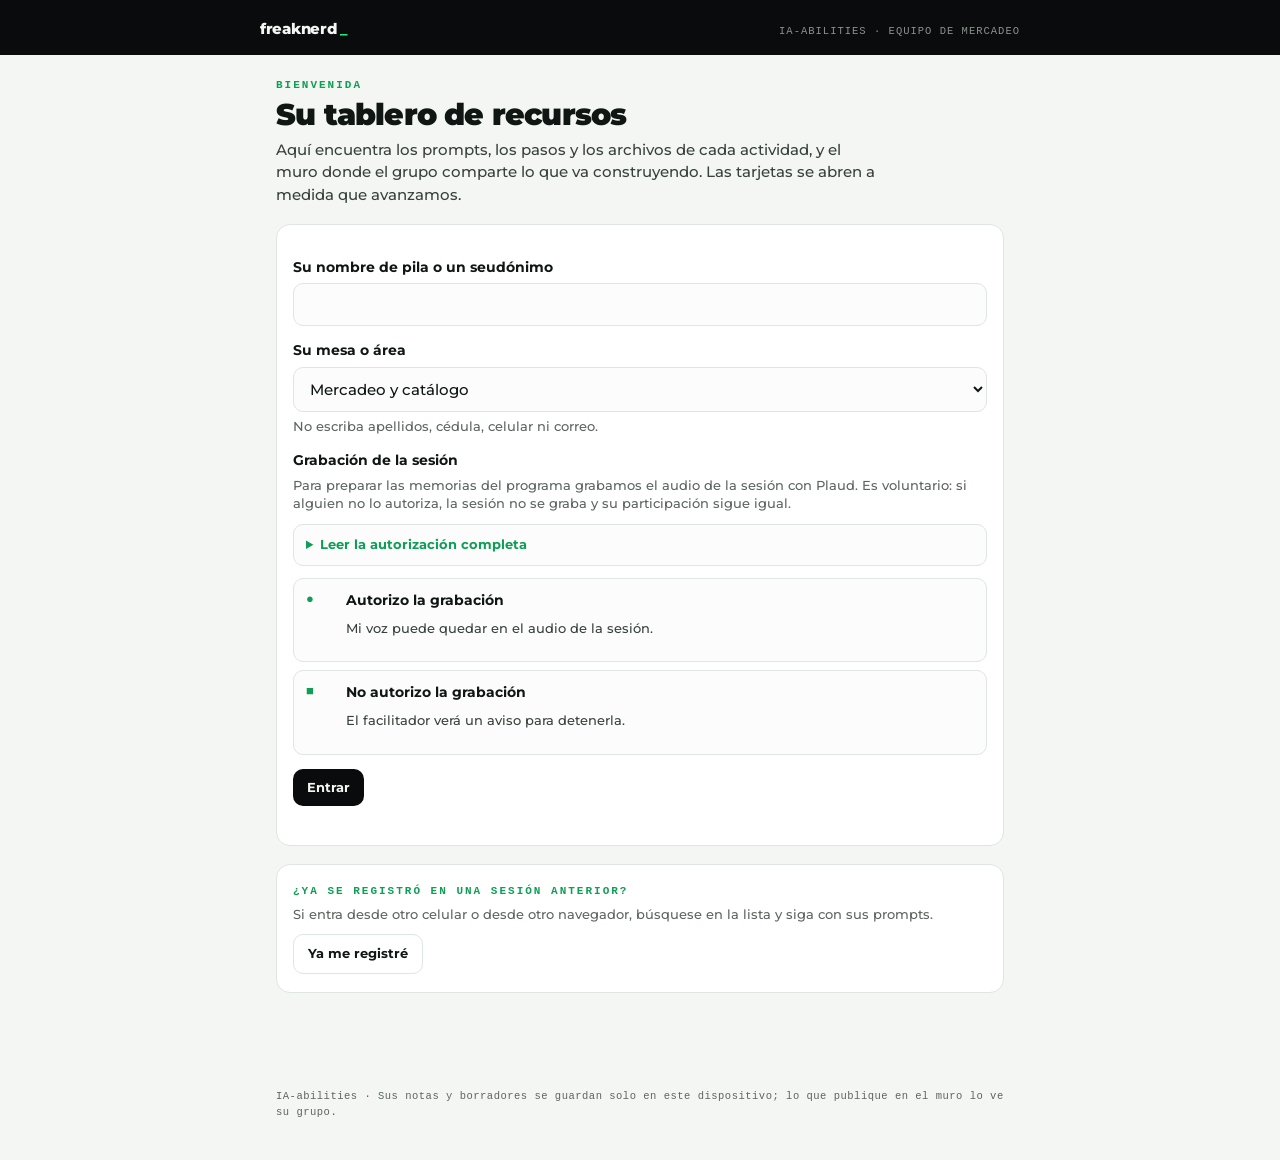
<file: index.html>
<!DOCTYPE html>
<html lang="es">
<head>
<meta charset="utf-8">
<meta name="viewport" content="width=device-width, initial-scale=1, viewport-fit=cover">
<title>IA-abilities · Tablero</title>
<link rel="icon" href="data:image/svg+xml,%3Csvg xmlns=%22http://www.w3.org/2000/svg%22 viewBox=%220 0 32 32%22%3E%3Crect width=%2232%22 height=%2232%22 rx=%227%22 fill=%22%230A0B0D%22/%3E%3Cpath d=%22M8 22h10%22 stroke=%22%2326E57C%22 stroke-width=%223%22/%3E%3C/svg%3E">
<link rel="stylesheet" href="css/app.css?v=2026-10-29q">
</head>
<body>
<header class="top">
  <div class="top-in">
    <div class="brand">
      <div class="fn">freaknerd <i>_</i></div>
      <div class="who"><span class="only-mp">IA-abilities · Equipo de mercadeo</span><span class="only-pco">IA-abilities · Equipo de talento humano</span></div>
    </div>
    <nav class="tabs" role="tablist" id="tabs"></nav>
  </div>
</header>
<div class="offline" id="off" role="status" hidden>Sin conexión · mostrando lo último</div>
<div class="rec" id="rec" hidden></div>
<main id="main"></main>
<footer><div class="rec-pie" id="rec-pie" hidden></div>IA-abilities · Sus notas y borradores se guardan solo en este dispositivo; lo que publique en el muro lo ve su grupo.</footer>

<div class="modal-bg" id="rec-m" hidden><div class="modal" role="dialog" aria-modal="true" aria-labelledby="rec-t"><div class="kick">Grabación de la sesión</div><h2 id="rec-t" style="margin-top:6px">¿Autoriza que se grabe el audio?</h2><div id="rec-b"></div></div></div>
<div class="modal-bg" id="enc" hidden><div class="modal" role="dialog" aria-modal="true" aria-labelledby="enc-t"><div class="kick">Encuesta</div><h2 id="enc-t" style="margin-top:6px"></h2><div id="enc-b"></div></div></div>

<script src="vendor/supabase.min.js"></script>
<script src="js/config.js?v=2026-11-02a"></script>
<script src="js/db.js?v=2026-10-29q"></script>
<script src="js/contenido.js?v=2026-11-05a"></script>
<script src="js/common.js?v=2026-11-04a"></script>
<script src="js/grupos.js?v=2026-10-29q"></script>
<script>
const { $, v, esc, store } = U;
const AREAS = { mp: ['Mercadeo y catálogo', 'Comercial', 'Diseño y contenido', 'Demanda y pronóstico', 'Dirección y servicio', 'Otra'],
                pco: ['Compensación', 'Selección', 'Nómina', 'Talento y bienestar', 'Plataformas core', 'Cultura y liderazgo', 'Otra'] }[U.C];
const COLOR = { v: 'Verde', a: 'Amarillo', r: 'Rojo', d: 'Debate' };
/* Cliente 2: nombre real, como prueba de la autorización de grabación. Cliente 1 sigue con seudónimo. */
const NOMBRE_REAL = U.C === 'pco';
/* MODO: «ahora» muestra solo lo que pide la lámina; «todo» es la biblioteca (pestañas por nivel).
   Sin «Ahora en la sala» (antes y después de la sesión) siempre es la biblioteca. */
let S = null, YO = null, TAB = null, MODO = 'ahora', firma = '', pendiente = false, recien = false;
try { YO = JSON.parse(store.get('yo') || 'null'); } catch (e) {}
/* Grupo de la persona (migración 005). GRUPOS_OFF: la base aún no tiene la migración; no se vuelve a preguntar. */
let GRUPO = null, GRUPOS_OFF = false;

/* MESA: la del grupo; si no tiene, la que eligió a mano («Trabajar con esta mesa»); si no, la de su área.
   Al cambiar de grupo se olvida la elección a mano: manda la mesa del grupo. */
const MESAS = AREAS.filter(a => a !== 'Otra');
function miMesa(){
  const m = store.get('mesa');
  if (GRUPO && GRUPO.mesa) return GRUPO.mesa;
  if (m && MESAS.includes(m)) return m;
  return YO && MESAS.includes(YO.area) ? YO.area : null;
}
const mesaCorta = m => String(m || '').split(' ')[0];
const btnMesa = m => `<button class="mini" type="button" data-mesa="${esc(m)}" style="margin-top:8px">Trabajar con esta mesa</button>`;
/* Elige de un mapa {área: x, '*': y} lo de la mesa de la persona */
const deMesa = (map, mesa) => map ? (mesa && map[mesa] != null ? map[mesa] : map['*']) : undefined;

const pasosHtml = p => p ? `<ol class="steps">${p.map(x => `<li><span>${v(x)}</span></li>`).join('')}</ol>` : '';
const visible = (t, hab) => hab.has(t.id) && t.tipo !== 'encuesta';   // las tarjetas de encuesta las reemplaza la hoja
const respondida = id => store.get('enc-' + id) === '1';

function postForm(c, m, n){
  const k = c.id + '-' + n;
  const campos = m.tipo === 'par'
    ? `<label class="lbl" for="p1-${k}">1 · Sin estructura</label><textarea id="p1-${k}" data-k="p1-${k}" maxlength="1500"></textarea>
       <label class="lbl" for="p2-${k}">2 · Con la guía</label><textarea id="p2-${k}" data-k="p2-${k}" maxlength="2000"></textarea>
       <label class="lbl" for="p3-${k}">Qué cambió (una línea)</label><textarea id="p3-${k}" data-k="p3-${k}" maxlength="300" style="min-height:52px"></textarea>`
    : `<textarea id="p1-${k}" data-k="p1-${k}" maxlength="4000" ${m.tipo === 'hallazgo' ? 'style="min-height:56px"' : ''} placeholder="${m.tipo === 'hallazgo' ? 'Una línea…' : 'Pegue aquí su texto…'}"></textarea>`;
  return `<div class="post-form"><span class="tag">Al muro · ${esc(U.TIPOS[m.tipo] || m.tipo)}</span><p class="hint">${esc(m.guia)}</p>${campos}
    <ul class="checks"><li><label><input type="checkbox" id="ok-${k}">Revisé que no hay datos que identifiquen personas ni información roja del semáforo.</label></li></ul>
    <div class="prompt-a" style="padding:10px 0 0"><button class="btn" data-pub="${k}" data-card="${c.id}" data-tipo="${m.tipo}">${n === 'mio' ? 'Guardar en mis prompts' : 'Publicar en el muro'}</button>
    <a class="btn alt" href="muro.html?s=${encodeURIComponent(DB.SES)}&a=${c.id}" style="text-decoration:none">Ver el muro</a></div>
    <div class="err" id="err-${k}"></div></div>`;
}

/* «Mis tres tareas» (26-oct): las del formulario previo o tres de su semana; se guardan solo en este celular y siguen en los otros niveles */
const misTareas = id => `<div class="tareas"><label class="lbl" for="tareas-${id}">Mis tres tareas</label>
  <p class="hint" style="margin-top:2px">Las que nos contó en el formulario, o tres de su semana. Es una nota que se guarda solo en este celular: no se publica ni aparece en «Mis prompts». Para guardar un prompt, use «Agregar a mis prompts».</p>
  <textarea id="tareas-${id}" data-k="mis-tareas" maxlength="1200" style="min-height:96px" placeholder="1. …&#10;2. …&#10;3. …"></textarea></div>`;
const LUCES = `<div class="light v"><b>● Verde · avance, revise antes de usar</b>Público, genérico o suyo, sin datos de personas.</div>
  <div class="light a"><b>● Amarillo · solo con la cuenta de la empresa</b>Interno, sin identificar a nadie; agregados de 5 o más personas.</div>
  <div class="light r"><b>● Rojo · no va en un chat</b>Datos que identifican a una persona, o conectar la IA con sistemas. Anonimice primero o pase por TI.</div>`;
function cardBody(c){
  let h = c.tareas ? misTareas(c.id) : '';
  h += c.intro ? `<p>${v(c.intro)}</p>` : '';
  h += pasosHtml(c.pasos);
  if (c.prompts) h += c.prompts.map(([l, t]) => U.promptBox(v(t), l)).join('');
  const mesa = miMesa(), pm = v(c.promptMesa), pM = v(c.porMesa);
  switch (c.tipo){
    case 'prompt':
      if (pm){
        h += U.promptBox(deMesa(pm, mesa), mesa ? 'Su mesa · ' + mesaCorta(mesa) : null);
        const otras = MESAS.filter(m => m !== mesa && deMesa(pm, m) !== deMesa(pm, mesa));
        if (otras.length) h += `<details class="otras"><summary>${mesa ? 'Ver el prompt de las otras mesas' : 'Ver el prompt de cada mesa'}</summary>${[...new Set(otras.map(m => deMesa(pm, m)))].map(t => U.promptBox(t, otras.filter(m => deMesa(pm, m) === t).map(mesaCorta).join(' · '))).join('')}</details>`;
      } else h += U.promptBox(v(c.prompt));
      break;
    case 'comparar': h += `<div class="compare"><div class="bad">${U.promptBox(v(c.antes), '1 · Sin estructura')}</div><div>${U.promptBox(v(c.despues), '2 · Con la guía')}</div></div>` + (c.nota ? `<p><b>Qué notar:</b> ${esc(c.nota)}</p>` : ''); break;
    case 'datasets': {
      const li = ([f, d, m], mia) => `<li class="${mia ? 'mia' : ''}">${mia ? `<span class="mesa-tag">Su mesa${GRUPO && GRUPO.mesa === m ? ' · la de su grupo' : ''}</span><br>` : ''}<a href="${esc(U.DATASETS + f)}" download>${esc(f)}</a><p>${esc(d)}</p>
        <a class="btn alt dl" href="${esc(U.DATASETS + f)}" download>${U.ICON_DL}Descargar archivo</a>${!mia && m ? '<br>' + btnMesa(m) : ''}</li>`;
      const A = v(c.archivos), mio = A.filter(x => x[2] && x[2] === mesa), resto = A.filter(x => !mio.includes(x));
      if (mio.length) h += `<ul class="files">${mio.map(x => li(x, true)).join('')}</ul><details class="otras"><summary>Ver las otras mesas (${resto.length})</summary><ul class="files">${resto.map(x => li(x, false)).join('')}</ul></details>`;
      else h += (A.some(x => x[2]) ? '<p class="hint">Toque «Trabajar con esta mesa» en la de su grupo.</p>' : '') + `<ul class="files">${A.map(x => li(x, false)).join('')}</ul>`;
      if (c.prompt) h += U.promptBox(v(c.prompt)); break;
    }
    case 'checklist': h += `<ul class="checks">${c.checklist.map((x, j) => `<li><label><input type="checkbox" data-chk="${c.id}-${j}" ${store.get('chk-' + c.id + '-' + j) === '1' ? 'checked' : ''}>${esc(x)}</label></li>`).join('')}</ul>`;
      if (c.semaforo) h += `<div class="lights" style="margin-top:14px">${LUCES}</div>`;
      break;
    case 'escalera-ref': h += `<ul class="map">${ESCALERA.map(e => `<li><span class="k">${e.k}</span><span><span class="t">${e.t}</span><div class="d">${e.d}</div><div class="w">${e.w}</div></span></li>`).join('')}</ul>`; break;
    case 'semaforo-ref':
      h += `<div class="lights">${LUCES}</div>
        <ul class="cases">${SEMAFORO[U.C].map(([t, col, por], j) => `<li class="case" style="grid-template-columns:1fr"><span><b>${j + 1}. ${COLOR[col]}.</b> ${esc(t)}<br><span class="hint">${esc(por)}</span></span></li>`).join('')}</ul>`; break;
    case 'texto':
      if (pM && mesa && pM[mesa]) h += `<div class="card-box" style="margin-top:12px;background:var(--tint);border-color:var(--accdk)"><span class="mesa-tag">Su mesa · ${esc(mesaCorta(mesa))}</span><p>${esc(pM[mesa])}</p></div><details class="otras"><summary>Ver todas las mesas</summary>${v(c.html)}</details>`;
      else h += v(c.html);
      break;
    case 'enlace': h += `<div class="prompt-a" style="padding:12px 0 0"><a class="btn" href="${esc(v(c.url))}" target="_blank" rel="noopener" style="text-decoration:none">${esc(c.label)}</a></div>`; break;
    case 'encuesta':
      h += S && S.encuesta === c.encuesta
        ? (respondida(c.encuesta) ? `<p class="hint"><b>Ya respondió.</b> Puede cambiar su respuesta mientras siga abierta.</p><div class="prompt-a" style="padding:10px 0 0"><button class="btn alt" data-cambiar="${c.encuesta}">Cambiar mi respuesta</button></div>`
                                  : `<p class="hint"><b>Abierta ahora:</b> le aparece en pantalla.</p>`)
        : `<p class="hint">Se abre cuando el facilitador la lance.</p>`; break;
    case 'pendiente': h += `<span class="tag draft">Por nutrir</span>`; break;
  }
  if (c.muro) h += postForm(c, c.muro, 1);
  if (c.muro2) h += postForm(c, c.muro2, 2);
  return h;
}

/* Una tarjeta plegada: el código (N1-10) es lo que dicta el facilitador */
const fila = t => `<details class="act" id="${t.id}"><summary><span class="num">${esc(U.cod(t))}</span><span><span class="act-t">${esc(t.t)}</span>${t.muro ? '<br><span class="act-m">con muro</span>' : ''}</span><span class="chev" aria-hidden="true"></span></summary>
  <div class="act-b">${cardBody(t)}</div></details>`;
const bloqueada = t => `<div class="locked-act"><span class="num">${esc(U.cod(t))}</span><span><span class="act-t">${esc(t.t)}</span><br><span class="act-m">se abre en un momento</span></span></div>`;

function registro(){
  $('#tabs').innerHTML = '';
  $('#main').innerHTML = `<div class="kick">Bienvenida</div><h1>Su tablero de recursos</h1>
    <p class="lede">Aquí encuentra los prompts, los pasos y los archivos de cada actividad, y el muro donde el grupo comparte lo que va construyendo. Las tarjetas se abren a medida que avanzamos.</p>
    <form class="card-box" id="reg">
      <label class="field"><span>${NOMBRE_REAL ? 'Su nombre y apellido' : 'Su nombre de pila o un seudónimo'}</span><input type="text" id="r-nom" maxlength="40" autocomplete="${NOMBRE_REAL ? 'name' : 'given-name'}" required></label>
      <label class="field"><span>Su mesa o área</span><select id="r-area">${AREAS.map(a => `<option>${esc(a)}</option>`).join('')}</select></label>
      <p class="hint">${NOMBRE_REAL ? 'Su nombre queda como prueba de su respuesta sobre la grabación. En el muro solo se ve su primer nombre. No escriba cédula, celular ni correo.' : 'No escriba apellidos, cédula, celular ni correo.'}</p>
      <div class="field"><span>Grabación de la sesión</span><p class="hint" style="margin-top:0">${esc(U.GRABACION.resumen)}</p>
        <details class="consent-d"><summary>Leer la autorización completa</summary>${U.grabacionHtml()}</details>
        <div id="r-graba">${U.grabacionPick(null)}</div></div>
      <div class="prompt-a" style="padding:14px 0 0"><button class="btn" type="submit">Entrar</button></div>
      <div class="err" id="r-err"></div>
    </form>
    <div class="card-box ya"><div class="kick">¿Ya se registró en una sesión anterior?</div>
      <p class="hint">Si entra desde otro celular o desde otro navegador, búsquese en la lista y siga con sus prompts.</p>
      <div class="prompt-a" style="padding:10px 0 0"><button class="btn alt" type="button" data-ya="1">Ya me registré</button></div></div>`;
  let graba = null;
  $('#r-graba').addEventListener('click', e => {
    const b = e.target.closest('[data-graba]'); if (!b) return;
    graba = b.dataset.graba === 'si'; $('#r-graba').innerHTML = U.grabacionPick(graba); $('#r-err').textContent = '';
  });
  $('#reg').addEventListener('submit', async e => {
    e.preventDefault();
    const nombre = $('#r-nom').value.trim();
    if (!nombre) return;
    if (NOMBRE_REAL && nombre.split(/\s+/).length < 2) { $('#r-err').textContent = 'Escriba su nombre y su apellido.'; return; }
    if (graba === null) { $('#r-err').textContent = U.errMsg('FALTA_GRABACION'); return; }
    try { YO = await DB.registrar(nombre, $('#r-area').value, graba); YO.graba = graba; store.set('yo', JSON.stringify(YO)); recien = true; arrancar(); }
    catch (err) { $('#r-err').textContent = U.errMsg(err); }
  });
}

/* «Ya me registré»: la persona se busca en la lista de la sesión y confirma quién es antes de entrar */
async function yaRegistrado(aviso){
  $('#tabs').innerHTML = '';
  $('#main').innerHTML = `<div class="kick">Ya me registré</div><h1>Búsquese en la lista</h1><p class="lede">Toque su nombre. Antes de entrar le preguntamos si es usted.</p><div id="ya-l"><p class="hint">Cargando…</p></div>
    <div class="prompt-a" style="padding:16px 0 0"><button class="btn alt" type="button" data-volver="1">Soy nuevo: registrarme</button></div>`;
  let L = [];
  try { L = await DB.listaParticipantes(); }
  catch (x) { $('#ya-l').innerHTML = `<p class="err">${esc(U.errMsg(x))}</p>`; return; }
  $('#ya-l').innerHTML = L.length
    ? `<div class="pick lista">${L.map(p => `<button type="button" data-soy="${esc(p.id)}" data-n="${esc(p.corto)}" data-a="${esc(p.area || '')}"><span class="td"><span class="t">${esc(p.corto)}</span><span class="d">${esc(p.area || '')}</span></span></button>`).join('')}</div>`
    : '<p class="hint">Todavía no hay nadie registrado en esta sesión. Regístrese como nuevo.</p>';
}
function confirmarSoy(b){
  $('#ya-l').innerHTML = `<div class="card-box"><h2 style="margin-top:0">¿Usted es ${esc(b.dataset.n)}${b.dataset.a ? ' · ' + esc(b.dataset.a) : ''}?</h2>
    <p class="hint">Si no es usted, vuelva a la lista. Entrar con el nombre de otra persona mezcla sus prompts con los suyos.</p>
    <div class="prompt-a" style="padding:12px 0 0"><button class="btn" type="button" data-sisoy="${esc(b.dataset.id || b.dataset.soy)}">Sí, soy yo</button><button class="btn alt" type="button" data-ya="1">No, volver a la lista</button></div>
    <div class="err" id="ya-err"></div></div>`;
}
async function entrarComo(pid){
  try { YO = await DB.recuperar(pid); store.set('yo', JSON.stringify(YO)); recien = true; U.toast('<i>✓</i> Bienvenido de nuevo.'); arrancar(); }
  catch (x) { const e = $('#ya-err'); if (e) e.textContent = U.errMsg(x); }
}

/* «Agregar a mis prompts» (28-oct, Daniel): en la pestaña solo había la nota local «Mis tres tareas» y la gente pegaba ahí sus prompts,
   que nunca llegaban a la base. Publica en la última tarjeta abierta que tenga muro (la base exige una tarjeta habilitada). */
function agregarMio(){
  const hab = new Set((S && S.habilitadas) || []); let c = null;
  let cualquiera = null;   // si no hay tarjeta con muro abierta, sirve cualquier tarjeta abierta (la base solo exige que esté habilitada)
  NIVELES.forEach(n => (n.capitulos || []).forEach(x => x.tarjetas.forEach(t => { if (hab.has(t.id)) { cualquiera = t; if (t.muro) c = t; } })));
  c = c || cualquiera;
  if (!c) return '<p class="hint" style="margin-top:14px">«Agregar a mis prompts» se abre durante la sesión.</p>';
  return `<div class="tareas" style="margin-top:14px"><label class="lbl">Agregar a mis prompts</label>${postForm(c, { tipo: 'prompt', guia: 'Pegue el prompt que quiere guardar. Queda aquí abajo y en el muro, para retomarlo en la siguiente sesión.' }, 'mio')}</div>`;
}

/* «Mis prompts»: todo lo que esta persona publicó en la sesión, en cualquier nivel, para copiarlo y seguir */
async function misPrompts(el){
  el.innerHTML = '<p class="hint">Cargando…</p>';
  let L = [];
  try { L = await DB.misPublicaciones(YO.id); }
  catch (x) { el.innerHTML = `<p class="err">${esc(U.errMsg(x))}</p>`; return; }
  if (!L.length) { el.innerHTML = '<p class="hint">Todavía no ha guardado prompts. Péguelos en «Agregar a mis prompts» o publíquelos desde la tarjeta de la actividad. Lo que escribió en «Mis tres tareas» es una nota de este celular: no aparece aquí.</p>'; return; }
  const lab = p => `${U.actLabel(p.act_id)} · ${U.TIPOS[p.tipo] || ''} · ${U.dia(p.created_at)}${p.estado === 'oculta' ? ' · oculto por el facilitador' : ''}`;
  el.innerHTML = `<div class="prompt-a" style="padding:0 0 12px"><button class="btn alt dl" type="button" data-bajar-mios="1">${U.ICON_DL}Descargar mis prompts (.txt)</button></div>`
    + L.map(p => U.promptBox(p.texto, lab(p))).join('');
  /* 26-oct (Daniel): cada persona se lleva sus prompts en un archivo de texto al cerrar la sesión */
  el.querySelector('[data-bajar-mios]').addEventListener('click', () => {
    const txt = `IA-abilities · Mis prompts · ${YO.nombre || ''}\n\n` + L.map(p => `── ${lab(p)}\n\n${p.texto}\n`).join('\n');
    const a = document.createElement('a');
    a.href = URL.createObjectURL(new Blob([txt], { type: 'text/plain;charset=utf-8' }));
    a.download = 'mis-prompts-ia-abilities.txt';
    document.body.appendChild(a); a.click(); a.remove();
    setTimeout(() => URL.revokeObjectURL(a.href), 2000);
  });
}

/* Grabación: si falta la respuesta o no autorizó, la barra va arriba (el facilitador debe verlo).
   Si ya autorizó, sale de arriba y queda al pie, discreta: retirarla sigue siendo un derecho (25-oct, Daniel). */
function pintarRec(){
  const g = YO && YO.graba, el = $('#rec'), pie = $('#rec-pie');
  pie.hidden = g !== true;
  pie.innerHTML = g === true ? 'Grabación: usted la autorizó · <button type="button" data-rec="1">cambiar</button>' : '';
  el.hidden = g === true;
  if (g === true) { el.innerHTML = ''; return; }
  el.className = 'rec' + (g === false ? ' no' : ' sin');
  el.innerHTML = (g === false ? '<span><b>■</b> Usted no autorizó la grabación: la sesión no debe grabarse</span>'
    : '<span><b>?</b> Falta su respuesta sobre la grabación</span>') + '<button type="button" data-rec="1">' + (g == null ? 'Responder' : 'Cambiar') + '</button>';
}
function abrirRec(){
  $('#rec-b').innerHTML = `<p class="lede" style="font-size:14px">${esc(U.GRABACION.resumen)}</p>${U.grabacionHtml()}${U.grabacionPick(YO.graba)}<div class="err" id="rec-err"></div>
    <div class="prompt-a" style="padding:12px 0 0"><button class="btn alt" type="button" data-rec-cerrar="1">Cerrar</button></div>`;
  $('#rec-m').hidden = false;
}
$('#rec-m').addEventListener('click', async e => {
  if (e.target === $('#rec-m') || e.target.closest('[data-rec-cerrar]')) { $('#rec-m').hidden = true; return; }
  const b = e.target.closest('[data-graba]'); if (!b) return;
  const g = b.dataset.graba === 'si';
  try { await DB.consentir(YO.id, g); YO.graba = g; store.set('yo', JSON.stringify(YO)); pintarRec(); $('#rec-m').hidden = true;
    U.toast(g ? '<i>✓</i> Autorización registrada.' : '<i>✓</i> Registrado. El facilitador verá el aviso.'); }
  catch (err) { $('#rec-err').textContent = U.errMsg(err); }
});
document.addEventListener('keydown', e => { if (e.key === 'Escape' && !$('#rec-m').hidden) $('#rec-m').hidden = true; });
$('#rec').addEventListener('click', e => { if (e.target.closest('[data-rec]')) abrirRec(); });
$('#rec-pie').addEventListener('click', e => { if (e.target.closest('[data-rec]')) abrirRec(); });

/* Niveles que se muestran en la biblioteca: el mapa, los que ya tienen tarjetas abiertas y el muro */
function nivelesAbiertos(){
  const hab = new Set((S && S.habilitadas) || []);
  return NIVELES.filter(n => n.capitulos && n.capitulos.some(c => c.tarjetas.some(t => hab.has(t.id))));
}

function tabs(){
  const F = U.foco(S);
  const sw = F ? `<div class="sw" role="group" aria-label="Qué mostrar"><button data-modo="ahora" aria-pressed="${MODO === 'ahora'}"><span class="pulse"></span>Ahora</button><button data-modo="todo" aria-pressed="${MODO === 'todo'}">Todo</button></div>` : '';
  if (F && MODO === 'ahora') { $('#tabs').innerHTML = sw; return; }
  const items = [{ id: 'mapa', l: 'Mapa', b: '00' }].concat(nivelesAbiertos().map(n => ({ id: String(n.id), l: n.verbo, b: '0' + n.id })));
  if (!TAB || (TAB !== 'mios' && !items.some(t => t.id === TAB))) TAB = items[items.length - 1].id;   // por defecto, el último nivel con tarjetas abiertas
  $('#tabs').innerHTML = sw + items.map(t => `<button class="tab" role="tab" data-tab="${t.id}" aria-selected="${t.id === TAB}"><b>${t.b}</b>${t.l}</button>`).join('')
    + `<button class="tab" role="tab" data-tab="mios" aria-selected="${TAB === 'mios'}"><b>✎</b>Mis prompts</button>`
    + `<a class="tab" href="muro.html?s=${encodeURIComponent(DB.SES)}" style="text-decoration:none"><b>··</b>Muro</a>`;
}

/* En la biblioteca, un enlace de vuelta a lo que pasa en la sala */
function ahora(){
  const F = U.foco(S); if (!F) return '';
  return `<button class="now" data-modo="ahora"><span class="pulse"></span><span><span class="l">Ahora en la sala</span><br><span class="t">${esc(F.tarjeta ? F.tarjeta.id + ' · ' + F.tarjeta.t : F.cap.t)}</span></span></button>`;
}

/* «Su grupo»: grupo, mesa, rol, compañeros y las reglas del coordinador. No aparece si no hay grupos. */
/* 29-oct (Daniel): el caso del grupo (archivo, pregunta y entregable) en su tarjeta, cuando el archivo de la práctica está abierto */
function casoGrupo(){
  const tj = U.tarjeta('N2-03'), hab = new Set((S && S.habilitadas) || []);
  if (!GRUPO || !GRUPO.mesa || !tj || !hab.has('N2-03')) return '';
  const a = (v(tj.archivos) || []).find(x => x[2] === GRUPO.mesa); if (!a) return '';
  return `<p class="con" style="margin-top:10px"><b>Su caso:</b> ${esc(a[0].replace(/ - (sintético|ficticio)\.(xlsx|docx)$/, ''))}<br>${esc(a[1])}</p>`;
}
function grupoCard(){
  if (!GRUPO) return '';
  const R = GRUPOS.ROLES[GRUPO.rol] || { t: GRUPO.rol, d: '' }, c = GRUPO.companeros || [];
  return `<section class="grupo-c" aria-label="Su grupo"><div class="kick">Grupo ${GRUPO.grupo} · ${esc(GRUPO.mesa || 'Mesa mixta')}</div>
    <h2>Usted es ${esc(R.t.toLowerCase())}</h2><p class="rol-d">${esc(R.d)}</p>
    ${c.length ? `<p class="con">Con: ${c.map(x => `<b>${esc(x.corto)}</b> (${esc((GRUPOS.ROLES[x.rol] || { t: x.rol }).t.toLowerCase())})`).join(', ')}</p>` : ''}
    ${casoGrupo()}
    <details id="g-reglas"><summary>Reglas del grupo</summary><ol>${GRUPOS.REGLAS.map(r => `<li>${esc(r)}</li>`).join('')}</ol></details></section>`;
}
async function miGrupo(){
  if (GRUPOS_OFF || !YO || !DB.miGrupo) return;
  let g;
  try { g = await DB.miGrupo(YO.id); } catch (x) { if (/iaab_mi_grupo|function|404|PGRST/.test(String(x && x.message || x))) GRUPOS_OFF = true; return; }
  const f = JSON.stringify(g || null);
  if (f === JSON.stringify(GRUPO)) return;
  const antes = GRUPO; GRUPO = g || null;
  if (GRUPO && (!antes || antes.grupo !== GRUPO.grupo || antes.mesa !== GRUPO.mesa)) store.set('mesa', '');   // grupo nuevo: manda su mesa
  if (escribiendo()) pendiente = true; else render();
}

/* Encuesta abierta que esta persona ya respondió (o dejó para después) */
function encBar(){
  if (!S || !S.encuesta) return '';
  const st = store.get('enc-' + S.encuesta);
  if (st === '1') return `<div class="enc-bar"><span>Encuesta abierta · ya respondió</span><button class="mini" data-cambiar="${S.encuesta}">Cambiar mi respuesta</button></div>`;
  if (st === 'omitida') return `<div class="enc-bar"><span>Hay una encuesta abierta</span><button class="mini" data-cambiar="${S.encuesta}">Responder</button></div>`;
  return '';
}

function render(){
  U.PROMPTS.length = 0;
  const abiertos = [...document.querySelectorAll('details.act[open], details.otras[open], #g-reglas[open]')].map(d => d.id).filter(Boolean);
  tabs();
  const F = U.foco(S);
  if (F && MODO === 'ahora') vivo(F); else biblioteca();
  abiertos.forEach(id => { const d = document.getElementById(id); if (d && d.tagName === 'DETAILS') d.open = true; });
  document.querySelectorAll('textarea[data-k]').forEach(t => { t.value = store.get(t.dataset.k) || ''; });
}

/* EN VIVO: lo de ahora arriba; lo ya visto, plegado abajo; lo que viene no aparece */
function vivo(F){
  const hab = new Set(S.habilitadas || []);
  const c = F.cap, N = NIVELES.find(n => n.id === c.nivel), ci = N.capitulos.findIndex(x => x.id === c.id);
  const ref = F.tarjeta ? U.orden(F.tarjeta.id) : -1;
  let h = encBar() + grupoCard();
  if (recien && ci > 0) h += `<p class="hint llego">La sala va en ${c.m ? "«" + esc(c.m) + " · " + esc(c.t) + "»" : "el capítulo " + ci}. Lo anterior está abajo, en «Lo que ya vimos».</p>`;
  h += `<div class="kick" style="margin-top:14px">Ahora en la sala · ${c.m ? esc(c.m) : "Capítulo " + ci} · ${esc(c.t)}</div>`;
  let antes = [];
  if (F.tarjeta){
    const t = F.tarjeta;
    h += `<article class="foco" id="f-${t.id}"><div class="foco-h"><span class="num">${esc(U.cod(t))}</span><h1>${esc(t.t)}</h1></div><div class="act-b">${cardBody(t)}</div></article>`;
    const resto = c.tarjetas.filter(x => x.id !== t.id);
    antes = resto.filter(x => U.orden(x.id) < ref && visible(x, hab));
    const sig = resto.filter(x => U.orden(x.id) > ref && visible(x, hab));
    const faltan = resto.filter(x => U.orden(x.id) > ref && !hab.has(x.id) && x.tipo !== 'encuesta').length;
    if (sig.length) h += `<h2>También abierto ahora</h2><div class="acts">${sig.map(fila).join('')}</div>`;
    if (faltan) h += `<p class="hint" style="margin-top:12px">${faltan === 1 ? 'Una tarjeta más se abre' : faltan + ' tarjetas más se abren'} en un momento.</p>`;
  } else {
    h += `<h1>${esc(c.t)}</h1><div class="layers" style="margin-top:12px">
        <div class="layer"><div class="n">1 · Dónde estamos</div><h3>${c.donde}</h3></div>
        <div class="layer"><div class="n">2 · Lo nuevo</div><ul>${c.nuevo.map(x => `<li>${v(x)}</li>`).join('')}</ul></div></div>`;
    const ab = c.tarjetas.filter(x => visible(x, hab));
    if (ab.length) h += `<div class="acts" style="margin-top:12px">${ab.map(fila).join('')}</div>`;
    else h += `<p class="hint" style="margin-top:12px">Las tarjetas de este capítulo se abren en un momento.</p>`;
  }
  const previos = N.capitulos.slice(0, ci).map((x, k) => ({ x, k, ts: x.tarjetas.filter(t => visible(t, hab)) })).filter(g => g.ts.length).reverse();
  if (antes.length || previos.length){
    h += `<h2>Lo que ya vimos</h2><div class="acts">${antes.reverse().map(fila).join('')}${previos.map(g => `<details class="act grupo" id="g-${g.x.id}"><summary><span class="num">${esc(g.x.m || "C" + g.k)}</span><span><span class="act-t">${esc(g.x.t)}</span><br><span class="act-m">${g.ts.length} ${g.ts.length === 1 ? 'tarjeta' : 'tarjetas'}</span></span><span class="chev" aria-hidden="true"></span></summary>
      <div class="act-b"><div class="acts" style="margin-top:12px">${g.ts.map(fila).join('')}</div></div></details>`).join('')}</div>`;
  }
  h += `<details class="act notas" id="g-mios"><summary><span class="num">✎</span><span><span class="act-t">Mis prompts</span><br><span class="act-m">lo que ha publicado en todos los niveles</span></span><span class="chev" aria-hidden="true"></span></summary>
    <div class="act-b">${agregarMio()}<div id="mios-v" style="margin-top:14px"></div></div></details>`;
  h += `<details class="act notas" id="g-notas"><summary><span class="num">✎</span><span class="act-t">Mis notas</span><span class="chev" aria-hidden="true"></span></summary>
    <div class="act-b"><textarea data-k="notas-${N.id}" aria-label="Mis notas del nivel" placeholder="Lo que quiero recordar de este nivel…"></textarea></div></details>`;
  $('#main').innerHTML = h;
}

/* BIBLIOTECA: el mapa o un nivel completo, con todo lo abierto */
function biblioteca(){
  if (TAB === 'mios'){
    $('#main').innerHTML = `${encBar()}${grupoCard()}${ahora()}<div class="kick" style="margin-top:18px">Lo suyo</div><h1>Mis prompts</h1>
      <p class="lede">Todo lo que ha publicado en el muro, en todos los niveles. Cópielo, péguelo en el chat y siga mejorándolo.</p>${agregarMio()}<div id="mios" style="margin-top:16px"></div>${misTareas('mios')}`;
    document.querySelectorAll('textarea[data-k]').forEach(t => { t.value = store.get(t.dataset.k) || ''; });
    misPrompts($('#mios')); return;
  }
  if (TAB === 'mapa'){
    $('#main').innerHTML = `${encBar()}${grupoCard()}${ahora()}<div class="kick" style="margin-top:18px">El mapa</div><h1>El piso y siete escalones</h1>
      <p class="lede">Todo lo que vamos a ver cabe aquí. Inspirada en los niveles de uso de Juan Gabriel Gomila, traducida al trabajo de su equipo. La idea es subir un escalón cada vez.</p>
      <ul class="map">${ESCALERA.map(e => `<li><span class="k">${e.k}</span><span><span class="t">${e.t}</span><div class="d">${e.d}</div><div class="w">${e.w}</div></span></li>`).join('')}</ul>`;
    return;
  }
  const N = NIVELES.find(x => String(x.id) === TAB);
  const hab = new Set(S.habilitadas || []);
  let h = `${encBar()}${grupoCard()}${ahora()}<div class="kick" style="margin-top:18px">Nivel 0${N.id}</div><h1>${N.verbo}</h1><p class="lede">${N.lede}</p>${U.ladder(N)}`;
  if (!N.capitulos){ $('#main').innerHTML = h + `<div class="soon"><div class="kick">Próximamente</div><p>${N.pronto}</p></div>`; return; }
  N.capitulos.forEach((c, ci) => {
    const abiertas = c.tarjetas.filter(t => hab.has(t.id));
    if (!abiertas.length){
      h += `<div class="locked-act" style="margin-top:12px"><span class="num">${esc(c.m || "C" + ci)}</span><span><span class="act-t">${esc(c.t)}</span><br><span class="act-m">${c.min} · se abre durante la sesión</span></span></div>`;
      return;
    }
    h += `<section id="${c.id}" style="margin-top:26px"><div class="kick">${c.m ? esc(c.m) : "Capítulo " + ci} · ${c.min}</div><h2 style="margin-top:4px">${esc(c.t)}</h2>
      <div class="layers" style="margin-top:10px">
        <div class="layer"><div class="n">1 · Dónde estamos</div><h3>${c.donde}</h3></div>
        <div class="layer"><div class="n">2 · Lo nuevo</div><ul>${c.nuevo.map(x => `<li>${v(x)}</li>`).join('')}</ul></div>
        <div class="layer"><div class="n">3 · Lo que se habilita</div><ul>${c.habilita.map(x => `<li>${v(x)}</li>`).join('')}</ul></div>
      </div><div class="acts" style="margin-top:10px">${c.tarjetas.map(t => hab.has(t.id) ? fila(t) : bloqueada(t)).join('')}</div></section>`;
  });
  h += `<h2>Mis notas</h2><textarea data-k="notas-${N.id}" aria-label="Mis notas del nivel" placeholder="Lo que quiero recordar de este nivel…"></textarea>`;
  $('#main').innerHTML = h;
}

function go(id){ TAB = id; MODO = 'todo'; store.set('tab', id); render(); window.scrollTo(0, 0); }

function encuesta(){
  const box = $('#enc');
  const E = S && S.encuesta ? ENCUESTAS.find(x => x.id === S.encuesta) : null;
  if (!E || store.get('enc-' + E.id)) { box.hidden = true; box.dataset.id = ''; return; }
  if (!box.hidden && box.dataset.id === E.id) return;
  box.dataset.id = E.id;
  $('#enc-t').textContent = E.titulo;
  let b = '';
  if (E.tipo === 'escalon'){
    const prev = store.get('encv-' + E.id);
    b = `<p class="hint">Escoja el que más se parece a usted y confirme. Se ve en conjunto, nunca por persona.</p>
      <div class="pick compacta">${ESCALERA.map(e => `<button data-pick="${e.k}" aria-pressed="${prev === String(e.k)}"><span class="k">${e.k}</span><span class="t">${e.t}</span></button>`).join('')}</div>
      <p class="pick-d" id="pick-d">${prev !== null && prev !== '' && ESCALERA[+prev] ? ESCALERA[+prev].d : ''}</p>
      <div class="enc-foot"><span></span><button class="btn" data-resp="esc" ${prev ? '' : 'disabled'}>Confirmar</button></div>`;
  }
  if (E.tipo === 'semaforo') b = `<p class="hint">Por intuición: marque un color en cada caso y envíe.</p><ul class="cases compactos">${SEMAFORO[U.C].map(([t], j) => `<li class="case"><span>${j + 1}. ${esc(t)}</span><span class="vote" role="group" aria-label="Color del caso ${j + 1}">${['v', 'a', 'r'].map(x => `<button class="dot ${x}" data-sem="${j}" data-val="${x}" aria-pressed="false" aria-label="${COLOR[x]}"></button>`).join('')}</span></li>`).join('')}</ul>
    <div class="enc-foot"><span id="sem-n">0 de ${SEMAFORO[U.C].length} marcados</span><button class="btn" data-resp="sem">Enviar mis votos</button></div>`;
  if (E.tipo === 'multiple') b = `<div class="pick">${E.opciones.map((o, j) => `<button data-resp="op" data-op="${j}"><span class="k">${j + 1}</span><span class="t">${esc(o)}</span></button>`).join('')}</div>`;
  if (E.tipo === 'abierta') b = `<textarea id="enc-txt" maxlength="1000" placeholder="Su respuesta…"></textarea><div class="prompt-a" style="padding:12px 0 0"><button class="btn" data-resp="txt">Enviar</button><button class="btn alt" data-resp="omitir">Ahora no</button></div>`;
  $('#enc-b').innerHTML = b + '<div class="err" id="enc-err"></div>';
  box.hidden = false;
}

const escribiendo = () => { const a = document.activeElement; return !!(a && $('#main').contains(a) && /^(TEXTAREA|INPUT)$/.test(a.tagName)); };

async function refrescar(){
  try { S = await DB.getSesion(); $('#off').hidden = true; } catch (e) { $('#off').hidden = false; return; }
  if (!S) { $('#main').innerHTML = '<h1>Sesión no encontrada</h1><p class="lede">Revise el enlace que le compartieron.</p>'; return; }
  const f = JSON.stringify([S.habilitadas, S.actual, S.encuesta]);
  if (f !== firma){
    const antes = firma ? JSON.parse(firma)[1] : undefined;
    const nuevoFoco = firma && antes !== S.actual;
    firma = f;
    if (nuevoFoco){ MODO = 'ahora'; recien = false; }
    // Si la persona está escribiendo, no se le pisa el borrador: se repinta al salir del cuadro
    if (escribiendo()) pendiente = true;
    else { render(); if (nuevoFoco) window.scrollTo(0, 0); }
  }
  encuesta();
  miGrupo();
}

async function responder(valor){
  const E = ENCUESTAS.find(x => x.id === S.encuesta); if (!E) return;
  try {
    await DB.responder(E.id, YO.id, valor); store.set('enc-' + E.id, '1');
    if (valor.escalon != null) store.set('encv-' + E.id, String(valor.escalon));
    $('#enc').hidden = true; $('#enc').dataset.id = ''; U.toast('<i>✓</i> Gracias.'); render();
  }
  catch (x) { $('#enc-err').textContent = U.errMsg(x); }
}

document.addEventListener('click', async e => {
  const b = e.target.closest('button'); if (!b) return;
  if (b.dataset.mesa){ store.set('mesa', b.dataset.mesa); U.toast('<i>✓</i> Mesa: ' + esc(b.dataset.mesa)); render(); return; }
  if (b.dataset.ya) return yaRegistrado();
  if (b.dataset.volver) return registro();
  if (b.dataset.soy) return confirmarSoy(b);
  if (b.dataset.sisoy) { b.disabled = true; return entrarComo(b.dataset.sisoy); }
  if (b.dataset.modo){ MODO = b.dataset.modo; if (MODO === 'todo') { const F = U.foco(S); if (F) TAB = String(F.cap.nivel); } render(); window.scrollTo(0, 0); return; }
  if (b.dataset.tab) return go(b.dataset.tab);
  if (b.dataset.cambiar){ store.set('enc-' + b.dataset.cambiar, ''); encuesta(); return; }
  if (b.dataset.pick !== undefined){
    b.parentElement.querySelectorAll('button').forEach(x => x.setAttribute('aria-pressed', x === b));
    $('#pick-d').textContent = ESCALERA[+b.dataset.pick].d;
    $('#enc-b [data-resp="esc"]').disabled = false; return;
  }
  if (b.dataset.sem !== undefined){
    b.parentElement.querySelectorAll('button').forEach(x => x.setAttribute('aria-pressed', x === b));
    $('#sem-n').textContent = `${document.querySelectorAll('#enc-b .vote').length - [...document.querySelectorAll('#enc-b .vote')].filter(g => !g.querySelector('[aria-pressed="true"]')).length} de ${SEMAFORO[U.C].length} marcados`;
    return;
  }
  if (b.dataset.pub){
    const k = b.dataset.pub, tipo = b.dataset.tipo, err = $('#err-' + k);
    const val = id => ($('#' + id + '-' + k) ? $('#' + id + '-' + k).value.trim() : '');
    const txt = tipo === 'par' ? (val('p1') && val('p2') ? `SIN ESTRUCTURA:\n${val('p1')}\n\nCON LA GUÍA:\n${val('p2')}${val('p3') ? `\n\nQUÉ CAMBIÓ: ${val('p3')}` : ''}` : '') : val('p1');
    if (!txt) { err.textContent = tipo === 'par' ? 'Escriba los dos prompts antes de publicar.' : 'Escriba algo antes de publicar.'; return; }
    if (!$('#ok-' + k).checked) { err.textContent = 'Confirme que revisó que no hay datos de personas.'; return; }
    b.disabled = true;
    try {
      await DB.publicar(YO.id, YO.nombre, b.dataset.card, txt, tipo);
      ['p1', 'p2', 'p3'].forEach(p => { const el = $('#' + p + '-' + k); if (el) { el.value = ''; store.set(p + '-' + k, ''); } });
      $('#ok-' + k).checked = false; err.textContent = ''; U.toast('<i>✓</i> Publicado. Ya está en «Mis prompts».');
      if ($('#mios')) misPrompts($('#mios')); if ($('#mios-v') && $('#g-mios').open) misPrompts($('#mios-v'));
    } catch (x) { err.textContent = U.errMsg(x); }
    b.disabled = false; return;
  }
  if (b.dataset.resp !== undefined){
    const r = b.dataset.resp;
    if (r === 'omitir') { store.set('enc-' + S.encuesta, 'omitida'); $('#enc').hidden = true; render(); return; }
    if (r === 'txt') { const t = ($('#enc-txt').value || '').trim().slice(0, 1000); if (t) responder({ texto: t }); return; }
    if (r === 'op') return responder({ opcion: Number(b.dataset.op) });
    if (r === 'esc') { const p = document.querySelector('#enc-b [data-pick][aria-pressed="true"]'); if (p) responder({ escalon: Number(p.dataset.pick) }); return; }
    if (r === 'sem') {
      const casos = SEMAFORO[U.C].map((_, j) => { const p = document.querySelector(`#enc-b .dot[data-sem="${j}"][aria-pressed="true"]`); return p ? p.dataset.val : null; });
      if (casos.some(x => !x)) { $('#enc-err').textContent = `Marque un color en los ${SEMAFORO[U.C].length} casos.`; return; }
      return responder({ casos });
    }
  }
});
document.addEventListener('input', e => {
  if (e.target.dataset.k) store.set(e.target.dataset.k, e.target.value);
  if (e.target.dataset.chk !== undefined) store.set('chk-' + e.target.dataset.chk, e.target.checked ? '1' : '0');
});
document.addEventListener('toggle', e => { if (e.target.id === 'g-mios' && e.target.open) misPrompts($('#mios-v')); }, true);
document.addEventListener('focusout', () => { setTimeout(() => { if (pendiente && !escribiendo()) { pendiente = false; render(); } }, 0); });

async function arrancar(){
  pintarRec();
  TAB = location.hash.slice(1) || store.get('tab') || null;
  firma = ''; await refrescar();
  if (DB.onChange) DB.onChange(refrescar);
  setInterval(refrescar, (IAAB_CONFIG.POLL_MS || 4000));
  setInterval(() => DB.ping(YO.id), 60000);
}
/* Si el perfil del celular ya no existe en la base (la sesión se reinició), se limpia y se pide registro.
   Si la base aún no tiene la migración 004 o no hay conexión, se sigue como antes. */
async function inicio(){
  if (!(YO && YO.id)) return registro();
  let r;
  try { r = await DB.yo(YO.id); } catch (e) { return arrancar(); }
  if (r === null || r === undefined) { YO = null; store.set('yo', ''); registro(); $('#r-err').textContent = 'Su registro anterior ya no existe en esta sesión. Regístrese de nuevo.'; return; }
  YO = Object.assign(YO, r); store.set('yo', JSON.stringify(YO)); arrancar();
}
U.demoBanner();
inicio();
</script>
</body>
</html>
</file>
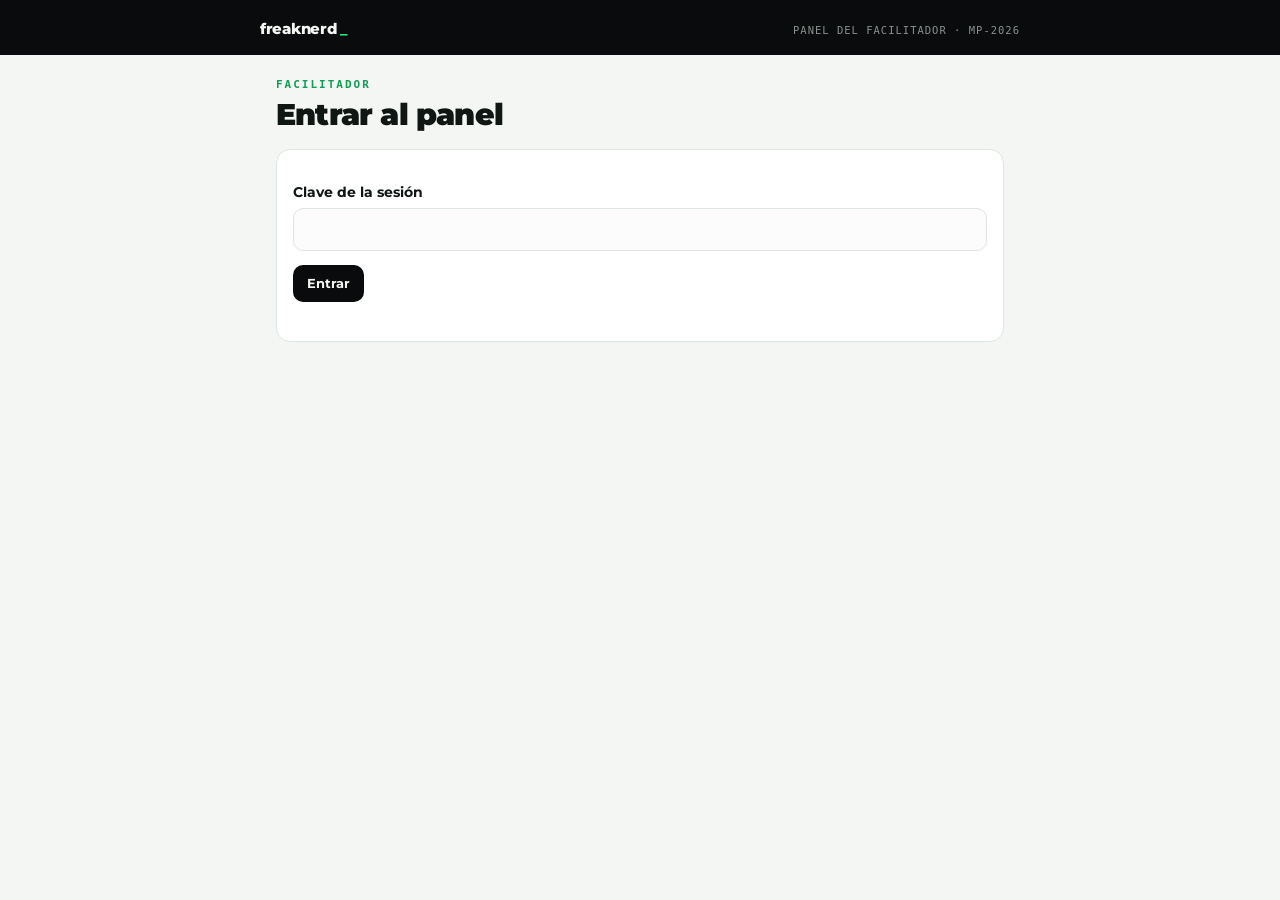
<file: admin.html>
<!DOCTYPE html>
<html lang="es">
<head>
<meta charset="utf-8">
<meta name="viewport" content="width=device-width, initial-scale=1, viewport-fit=cover">
<title>IA-abilities · Panel del facilitador</title>
<link rel="icon" href="data:image/svg+xml,%3Csvg xmlns=%22http://www.w3.org/2000/svg%22 viewBox=%220 0 32 32%22%3E%3Crect width=%2232%22 height=%2232%22 rx=%227%22 fill=%22%230A0B0D%22/%3E%3Cpath d=%22M8 22h10%22 stroke=%22%2326E57C%22 stroke-width=%223%22/%3E%3C/svg%3E">
<link rel="stylesheet" href="css/app.css?v=2026-10-29q">
</head>
<body>
<header class="top">
  <div class="top-in">
    <div class="brand">
      <div class="fn">freaknerd <i>_</i></div>
      <div class="who">Panel del facilitador · <span id="ses"></span></div>
    </div>
    <nav class="tabs" id="tabs"></nav>
  </div>
  <div class="rec-alert" id="grab" role="status" aria-live="assertive" hidden></div>
</header>
<main id="main"></main>
<script src="vendor/supabase.min.js"></script>
<script src="vendor/qrcode.min.js"></script>
<script src="js/config.js?v=2026-11-02a"></script>
<script src="js/db.js?v=2026-10-29q"></script>
<script src="js/contenido.js?v=2026-11-05a"></script>
<script src="js/common.js?v=2026-11-04a"></script>
<script src="js/grupos.js?v=2026-10-29q"></script>
<script>
const { $, esc } = U;
let S = null, TAB = 'sesion', ENC_VER = null, firma = '', armadoBorrar = false, GRAB = null;
/* Grupos: PART = participantes con su grupo (de la base); PREV = vista previa sin publicar */
let PART = null, PREV = null, G_OPC = { modo: 'area', tam: 4 }, armadoGrupos = false;
const G_VENTANA_MIN = 3;   // activo = hizo ping (cada 60 s) en los últimos 3 minutos
const G_AREAS = { mp: ['Mercadeo y catálogo', 'Comercial', 'Diseño y contenido', 'Demanda y pronóstico', 'Dirección y servicio', 'Otra'],
                  pco: ['Compensación', 'Selección', 'Nómina', 'Talento y bienestar', 'Plataformas core', 'Cultura y liderazgo', 'Otra'] }[U.C];
/* 29-oct (Daniel): con grupos mezclados en MP, cada grupo recibe su caso al formar (grupo 1 → pedidos, 2 → ventas, 3 → demanda, 4 → comentarios, y vuelve a empezar).
   El brief (Diseño y contenido) no entra: ya se vio en la demo. En PCO no se asigna nada (su N2 es de Juan). */
const G_CASOS = { mp: ['Comercial', 'Mercadeo y catálogo', 'Demanda y pronóstico', 'Dirección y servicio'], pco: ['Nómina', 'Compensación', 'Selección', 'Talento y bienestar'] }[U.C] || null;
const conCasos = filas => (G_OPC.modo === 'mezclados' && G_CASOS) ? filas.map(f => Object.assign({}, f, { mesa: G_CASOS[(f.grupo - 1) % G_CASOS.length] })) : filas;
$('#ses').textContent = DB.SES;

function login(){
  $('#tabs').innerHTML = '';
  $('#main').innerHTML = `<div class="kick">Facilitador</div><h1>Entrar al panel</h1>
    <form class="card-box" id="lg"><label class="field"><span>Clave de la sesión</span><input type="password" id="clave" autocomplete="current-password" required></label>
    <div class="prompt-a" style="padding:14px 0 0"><button class="btn" type="submit">Entrar</button></div><div class="err" id="lg-err"></div>
    ${DB.MODE === 'local' ? '<p class="hint">Modo práctica: la clave es «admin».</p>' : ''}</form>`;
  $('#lg').addEventListener('submit', async e => {
    e.preventDefault();
    const c = $('#clave').value;
    try { await DB.admin('login', {}, c); DB.setClave(c); arrancar(); } catch (x) { $('#lg-err').textContent = U.errMsg(x); }
  });
}

function tabs(){
  const it = [['sesion', 'Sesión'], ['acts', 'Capítulos'], ['enc', 'Encuestas'], ['grupos', 'Grupos'], ['muro', 'Muro']];
  $('#tabs').innerHTML = it.map(([id, l]) => `<button class="tab" data-tab="${id}" aria-selected="${TAB === id}">${l}</button>`).join('');
}

/* Grabación: se revisa en cada ciclo, en cualquier pestaña. Solo conteos: nadie queda expuesto por nombre. */
async function grabacion(){
  const el = $('#grab');
  try { GRAB = await DB.grabacion(); }
  catch (x) { el.hidden = false; el.className = 'rec-alert sin'; el.innerHTML = `<b>Grabación</b><span>${esc(U.errMsg(x))}</span>`; return; }
  const { si, no, sin } = GRAB, pers = n => n === 1 ? '1 persona' : n + ' personas';
  el.hidden = !(si || no || sin);
  if (no) { el.className = 'rec-alert no'; el.innerHTML = `<b>■ Detenga la grabación</b><span>${pers(no)} no ${no === 1 ? 'autoriza' : 'autorizan'} que se grabe esta sesión.</span>`; }
  else if (sin) { el.className = 'rec-alert sin'; el.innerHTML = `<b>Grabación en espera</b><span>${pers(sin)} no ${sin === 1 ? 'ha' : 'han'} respondido. No grabe hasta que respondan.</span>`; }
  else { el.className = 'rec-alert si'; el.innerHTML = `<b>● Grabación autorizada</b><span>${si === 1 ? 'La persona registrada la autoriza.' : `Las ${si} personas registradas la autorizan.`}</span>`; }
}
function csvGrabacion(){
  const rows = (GRAB && GRAB.rows) || [];
  if (!rows.length) return U.toast('Aún no hay autorizaciones.');
  const q = x => '"' + String(x == null ? '' : x).replace(/"/g, '""') + '"';
  const csv = '\ufeff' + [['fecha', 'nombre', 'area', 'decision', 'version_del_texto'].join(',')]
    .concat(rows.map(r => [new Date(r.created_at).toLocaleString('es-CO'), r.nombre, r.area, r.graba ? 'autoriza' : 'no autoriza', r.texto_ver].map(q).join(','))).join('\n');
  const a = document.createElement('a');
  a.href = URL.createObjectURL(new Blob([csv], { type: 'text/csv;charset=utf-8' }));
  a.download = `autorizaciones-grabacion-${DB.SES}-${new Date().toISOString().slice(0, 10)}.csv`;
  a.click(); setTimeout(() => URL.revokeObjectURL(a.href), 1000);
}

/* Biblioteca de prompts: todo lo publicado en la sesión (también lo oculto), sin ids de personas */
async function csvPublicaciones(){
  let rows = [];
  try { rows = (await DB.admin('publicaciones')).rows || []; } catch (x) { return U.toast(U.errMsg(x)); }
  if (!rows.length) return U.toast('Aún no hay publicaciones.');
  rows.sort((a, b) => a.created_at.localeCompare(b.created_at));
  const q = x => '"' + String(x == null ? '' : x).replace(/"/g, '""') + '"';
  const csv = '\ufeff' + [['fecha', 'nombre', 'actividad', 'tipo', 'estado', 'me_sirve', 'texto'].join(',')]
    .concat(rows.map(r => [new Date(r.created_at).toLocaleString('es-CO'), r.nombre, U.actLabel(r.act_id), U.TIPOS[r.tipo] || r.tipo, r.estado, r.votos, r.texto].map(q).join(','))).join('\n');
  const a = document.createElement('a');
  a.href = URL.createObjectURL(new Blob([csv], { type: 'text/csv;charset=utf-8' }));
  a.download = `publicaciones-${DB.SES}-${new Date().toISOString().slice(0, 10)}.csv`;
  a.click(); setTimeout(() => URL.revokeObjectURL(a.href), 1000);
}

const base = () => location.href.replace(/admin\.html.*$/, '');
const linkPart = () => base() + 'index.html?s=' + encodeURIComponent(DB.SES);
const linkMuro = () => base() + 'muro.html?s=' + encodeURIComponent(DB.SES) + '&proyectar=1';

async function vSesion(){
  let parts = [];
  try { parts = (await DB.admin('participantes')).rows || []; } catch (e) {}
  $('#main').innerHTML = `<div class="kick">Sesión</div><h1>${esc(S.nombre || DB.SES)}</h1>
    <div class="stats"><span><b>${parts.length}</b>participantes</span><span><b>${(S.habilitadas || []).length}</b>actividades abiertas</span><span><b>${S.encuesta ? 'Sí' : 'No'}</b>encuesta abierta</span>${GRAB ? `<span><b>${GRAB.si}/${GRAB.si + GRAB.no + GRAB.sin}</b>autorizan grabar</span>` : ''}</div>
    ${S.actual ? `<div class="now"><span class="pulse"></span><span><span class="l">Ahora en la sala</span><br><span class="t">${esc(U.actLabel(S.actual))}</span></span></div>` : ''}
    <div class="card-box"><div class="kick">Enlace para los participantes</div>
      <p class="hint" style="word-break:break-all">${esc(linkPart())}</p><div class="qr" id="qr"></div>
      <div class="prompt-a" style="padding:12px 0 0"><button class="btn" data-cp="part">${U.ICON_COPY}Copiar enlace</button><a class="btn alt" href="${esc(linkMuro())}" target="_blank" rel="noopener" style="text-decoration:none">Proyectar el muro</a></div></div>
    <div class="card-box"><div class="kick">Autorizaciones de grabación</div><p class="hint">Cada decisión queda guardada con fecha, nombre y versión del texto: es la prueba que pide la Ley 1581. Descárguelas al cerrar cada sesión y guárdelas en la carpeta del cliente.</p>
      <div class="prompt-a" style="padding:12px 0 0"><button class="btn alt" data-csv="1">Descargar autorizaciones (CSV)</button></div></div>
    <div class="card-box"><div class="kick">Biblioteca de prompts</div><p class="hint">Todo lo que el grupo publicó en el muro, en todos los niveles (también lo oculto). Descárguela al cerrar cada sesión.</p>
      <div class="prompt-a" style="padding:12px 0 0"><button class="btn alt" data-csvpub="1">Descargar publicaciones (CSV)</button></div></div>
    <div class="card-box"><div class="kick">Reiniciar la sesión</div><p class="hint">Borra participantes, publicaciones, votos y respuestas, y cierra todas las actividades. Úselo solo después de un ensayo, <b>nunca entre sesiones del mismo programa</b>: se pierden los prompts que el grupo retoma de un nivel a otro. Las autorizaciones de grabación no se borran.</p>
      <div class="prompt-a" style="padding:12px 0 0"><button class="btn alt" data-borrar="1">${armadoBorrar ? 'Toque otra vez para confirmar' : 'Reiniciar'}</button></div></div>`;
  try { new QRCode($('#qr'), { text: linkPart(), width: 168, height: 168 }); } catch (e) {}
}

function vActs(){
  const hab = new Set(S.habilitadas || []);
  $('#main').innerHTML = `<div class="kick">Capítulos y tarjetas</div><h1>Abra el contenido a medida que avanza</h1>
    <p class="lede">«Ahora en la sala ›» lleva todos los celulares a ese capítulo y abre sus tarjetas. «Foco ›» los lleva a una sola tarjeta (y la abre). El interruptor abre o cierra una tarjeta sin moverlos.</p>` +
    NIVELES.filter(N => N.capitulos).map(N => `<div class="card-box"><div class="kick">Nivel 0${N.id} · ${N.verbo}</div>
      <div class="prompt-a" style="padding:10px 0 4px"><button class="mini" data-nivel="${N.id}" data-on="1">Abrir todo el nivel</button><button class="mini" data-nivel="${N.id}" data-on="0">Cerrar el nivel</button></div>
      ${N.capitulos.map((c, ci) => `<div class="adm-row ${S.actual === c.id ? 'cur' : ''}" style="grid-template-columns:1fr auto"><span><span class="t">${esc(c.m || "C" + ci)} · ${esc(c.t)}</span><br><span class="m">${c.min}</span></span>
          <button class="mini ${S.actual === c.id ? 'on' : ''}" data-cap="${c.id}">${S.actual === c.id ? 'Ahora en la sala' : 'Ahora en la sala ›'}</button></div>
        ${c.tarjetas.map(x => `<div class="adm-row" style="padding-left:14px"><span><span class="t" style="font-weight:600">${esc(U.cod(x))} · ${esc(x.t)} <span style="font-weight:500;opacity:.6">(${x.id})</span></span><br><span class="m">${x.tipo}${x.muro ? ' · muro' : ''}${x.encuesta ? ' · encuesta' : ''}</span></span><button class="mini ${S.actual === x.id ? 'on' : ''}" data-foco="${x.id}">${S.actual === x.id ? 'Foco' : 'Foco ›'}</button>
          <button class="switch" role="switch" aria-checked="${hab.has(x.id)}" aria-label="Abrir ${esc(x.t)}" data-hab="${x.id}"></button></div>`).join('')}`).join('')}</div>`).join('');
}

async function vEnc(){
  const E = ENC_VER ? ENCUESTAS.find(x => x.id === ENC_VER) : null;
  let rows = [];
  if (E) { try { rows = (await DB.admin('respuestas', { encuesta_id: E.id })).rows || []; } catch (e) {} }
  const res = E ? U.resultados(E, rows, true) : '';
  const enMuro = id => S.muestra === id;
  $('#main').innerHTML = `<div class="kick">Encuestas</div><h1>Pregunte y vea el grupo en conjunto</h1>
    <p class="lede">Al abrir una encuesta, aparece en todos los celulares. «Al muro» muestra los resultados en el muro proyectado, en lugar de las publicaciones. Los resultados nunca se muestran por persona.</p>
    <div class="card-box">${ENCUESTAS.map(x => `<div class="adm-row enc-row ${S.encuesta === x.id ? 'cur' : ''}"><span class="t">${esc(x.titulo)}${enMuro(x.id) ? '<br><span class="m">En el muro</span>' : ''}</span>
      <button class="mini" data-ver="${x.id}">Resultados</button>
      <button class="mini ${enMuro(x.id) ? 'on' : ''}" data-mues="${x.id}">${enMuro(x.id) ? 'Quitar del muro' : 'Al muro'}</button>
      <button class="mini ${S.encuesta === x.id ? 'on' : ''}" data-enc="${x.id}">${S.encuesta === x.id ? 'Cerrar' : 'Abrir'}</button></div>`).join('')}</div>
    ${E ? `<div class="card-box"><div class="kick">${esc(E.titulo)}</div>${res}</div>` : ''}`;
}

async function vMuro(){
  let rows = [];
  try { rows = (await DB.admin('publicaciones')).rows || []; } catch (e) {}
  rows.sort((a, b) => b.created_at.localeCompare(a.created_at));
  $('#main').innerHTML = `<div class="kick">Muro</div><h1>Modere y destaque</h1>
    <p class="lede">Oculte lo que tenga datos de personas o no corresponda. Destaque lo que quiere comentar en la sala.</p>
    <div class="posts">${rows.map(p => `<article class="post ${p.estado === 'destacada' ? 'dest' : ''}">
      <div class="meta"><span>${esc(U.actLabel(p.act_id))} · ${esc(U.TIPOS[p.tipo] || '')}</span><span>${esc(p.estado)} · ♥ ${p.votos}</span></div>
      <div class="who-p">${esc(p.nombre)}</div><pre>${esc(p.texto)}</pre>
      <div class="acts-p"><button class="mini" data-est="${p.id}" data-val="${p.estado === 'destacada' ? 'visible' : 'destacada'}">${p.estado === 'destacada' ? 'Quitar destacado' : 'Destacar'}</button>
      <button class="mini" data-est="${p.id}" data-val="${p.estado === 'oculta' ? 'visible' : 'oculta'}">${p.estado === 'oculta' ? 'Mostrar' : 'Ocultar'}</button></div></article>`).join('') || '<p class="hint">Sin publicaciones.</p>'}</div>`;
}


/* GRUPOS: forma grupos con las personas activas (por área o mezclados), con roles que rotan.
   «Formar» muestra una vista previa; «Publicar» la guarda y aparece en cada celular. */
/* Tras mover: una mesa mixta que quedó con una sola área pasa a ser la mesa de esa área */
function ajustarMesas(filas){
  const por = {}; filas.forEach(f => (por[f.grupo] = por[f.grupo] || []).push(f));
  Object.values(por).forEach(g => {
    const as = [...new Set(g.map(f => (PART.find(p => p.id === f.pid) || {}).area || ''))];
    if (!g[0].mesa && as.length === 1 && as[0] && as[0] !== 'Otra') g.forEach(f => { f.mesa = as[0]; });
  });
  return filas;
}
const filasDe = parts => parts.filter(p => p.grupo).map(p => ({ pid: p.id, grupo: p.grupo, rol: p.rol, mesa: p.mesa || '', orden: p.orden || 0 }));
async function cargarPart(){ PART = await DB.gruposAdmin(G_VENTANA_MIN); return PART; }
function tablaGrupos(filas, previa){
  const por = {}; filas.forEach(f => (por[f.grupo] = por[f.grupo] || []).push(f));
  const k = Object.keys(por).length, P = id => PART.find(p => p.id === id) || {};
  const opts = cur => Array.from({ length: k }, (_, i) => i + 1).map(n => `<option value="${n}" ${n === cur ? 'selected' : ''}>Grupo ${n}</option>`).join('') + '<option value="nuevo">Grupo nuevo</option>';
  return Object.keys(por).sort((a, b) => a - b).map(g => {
    const m = por[g].sort((a, b) => a.orden - b.orden), mesa = m[0].mesa;
    const areas = [...new Set(m.map(f => P(f.pid).area || '—'))];
    return `<div class="card-box grp"><div class="kick">Grupo ${g} · ${esc(mesa || 'Mesa mixta')} · ${m.length} ${m.length === 1 ? 'persona' : 'personas'}</div>
      ${!mesa ? `<p class="hint" style="margin-top:2px">Áreas: ${esc(areas.join(', '))}</p>` : ''}
      ${m.map(f => { const p = P(f.pid); return `<div class="adm-row grp-row"><span><span class="t">${esc(p.corto || '?')}</span>${p.activo === false ? ' <span class="tag draft" style="margin-top:0">inactivo</span>' : ''}<br>
        <span class="m">${esc(GRUPOS.ROLES[f.rol] ? GRUPOS.ROLES[f.rol].t : f.rol)} · ${esc(p.area || '')}${p.escalon != null ? ' · E' + p.escalon : ''}</span></span>
        <select class="mini" aria-label="Mover a ${esc(p.corto || '')}" data-mover="${esc(f.pid)}" data-previa="${previa ? 1 : ''}">${opts(f.grupo)}</select></div>`; }).join('')}</div>`;
  }).join('');
}
async function vGrupos(){
  $('#main').innerHTML = '<div class="kick">Grupos</div><h1>Grupos y roles</h1><p class="hint">Cargando…</p>';
  try { await cargarPart(); }
  catch (x) { $('#main').innerHTML = `<div class="kick">Grupos</div><h1>Grupos y roles</h1><p class="err">${esc(U.errMsg(x))}</p>`; return; }
  const act = PART.filter(p => p.activo), pub = filasDe(PART), sinGrupo = act.filter(p => !p.grupo);
  const enGrupo = new Set(pub.map(f => f.pid));
  $('#main').innerHTML = `<div class="kick">Grupos</div><h1>Grupos y roles</h1>
    <p class="lede">Forme los grupos con las personas conectadas ahora. Cada celular muestra su grupo, su rol y las reglas. Rote los roles entre rondas: así cambia el piloto y se reparte el consumo de las cuentas gratuitas.</p>
    <div class="stats"><span><b>${act.length}</b>activos (últimos ${G_VENTANA_MIN} min)</span><span><b>${PART.length}</b>registrados</span><span><b>${new Set(pub.map(f => f.grupo)).size}</b>grupos publicados</span></div>
    <div class="card-box"><div class="kick">Formar</div>
      <div class="g-opc"><label class="field"><span>Cómo</span><select id="g-modo"><option value="area" ${G_OPC.modo === 'area' ? 'selected' : ''}>Por área</option><option value="mezclados" ${G_OPC.modo === 'mezclados' ? 'selected' : ''}>Mezclados</option></select></label>
      <label class="field"><span>Tamaño</span><select id="g-tam">${[3, 4, 5].map(n => `<option ${G_OPC.tam === n ? 'selected' : ''}>${n}</option>`).join('')}</select></label></div>
      <p class="hint">Por área: cada área con 3 o más arma sus grupos; quien queda solo en su área se suma al grupo más pequeño, y si son 3 o más forman una mesa mixta. Los escalones altos se reparten entre grupos.</p>
      <div class="prompt-a" style="padding:12px 0 0"><button class="btn" data-gformar="1" ${act.length ? '' : 'disabled'}>Formar grupos</button><button class="btn alt" data-grefrescar="1">Actualizar activos</button></div></div>
    ${PREV ? `<div class="card-box previa"><div class="kick">Vista previa · aún no la ven los celulares</div><p class="hint">Mueva a quien haga falta y publique.</p>
        <div class="prompt-a" style="padding:12px 0 0"><button class="btn" data-gpublicar="1">Publicar grupos</button><button class="btn alt" data-gdescartar="1">Descartar</button></div></div>${tablaGrupos(PREV, true)}` : ''}
    ${!PREV && pub.length ? `<div class="card-box"><div class="kick">Publicados</div>${sinGrupo.length ? `<p class="hint"><b>${sinGrupo.length} ${sinGrupo.length === 1 ? 'persona activa sin grupo' : 'personas activas sin grupo'}:</b> ${esc(sinGrupo.map(p => p.corto).join(', '))} · vuelva a formar o agréguelas a mano.</p>` : ''}
        <div class="prompt-a" style="padding:12px 0 0"><button class="btn" data-grotar="1">Rotar roles</button><button class="btn alt" data-gcopiar="1">Copiar grupos</button><button class="btn alt" data-gborrar="1">${armadoGrupos ? 'Toque otra vez para borrar' : 'Borrar grupos'}</button></div></div>
      ${tablaGrupos(pub, false)}
      ${sinGrupo.length ? `<div class="card-box"><div class="kick">Sin grupo</div>${sinGrupo.map(p => `<div class="adm-row grp-row"><span><span class="t">${esc(p.corto)}</span><br><span class="m">${esc(p.area || '')}</span></span>
        <select class="mini" aria-label="Agregar a ${esc(p.corto)}" data-agregar="${esc(p.id)}"><option value="">Agregar a…</option>${[...new Set(pub.map(f => f.grupo))].sort((a, b) => a - b).map(n => `<option value="${n}">Grupo ${n}</option>`).join('')}<option value="nuevo">Grupo nuevo</option></select></div>`).join('')}</div>` : ''}` : ''}
    ${!PREV && !pub.length ? '<p class="hint" style="margin-top:14px">No hay grupos publicados.</p>' : ''}`;
}
/* Texto plano de los grupos publicados: para armar las salas de Teams y pegarlo en el chat de la reunión */
function textoGrupos(filas){
  const por = {}; filas.forEach(f => (por[f.grupo] = por[f.grupo] || []).push(f));
  const P = id => PART.find(p => p.id === id) || {};
  const rol = r => GRUPOS.ROLES[r] ? GRUPOS.ROLES[r].t : r;
  return ['Grupos de hoy · cada grupo va a su sala con el mismo número', '']
    .concat(Object.keys(por).sort((a, b) => a - b).flatMap(g => {
      const m = por[g].sort((a, b) => a.orden - b.orden);
      return [`Grupo ${g} · ${m[0].mesa || 'Mesa mixta'}`].concat(m.map(f => `- ${P(f.pid).corto || '?'} · ${rol(f.rol)}`), ['']);
    }))
    .concat([`Su grupo, su rol y las reglas también están en el tablero: ${linkPart()}`]).join('\n');
}
async function guardarGrupos(filas, msg){
  try { await DB.gruposGuardar(filas); if (msg) U.toast(msg); } catch (x) { U.toast(U.errMsg(x)); }
  await vGrupos();
}

async function render(){ U.PROMPTS.length = 0; tabs(); if (TAB === 'sesion') await vSesion(); if (TAB === 'acts') vActs(); if (TAB === 'enc') await vEnc(); if (TAB === 'grupos') await vGrupos(); if (TAB === 'muro') await vMuro(); }
async function op(o, p){ try { await DB.admin(o, p); S = await DB.getSesion(); await render(); } catch (x) { U.toast(U.errMsg(x)); } }

document.addEventListener('click', async e => {
  const b = e.target.closest('button'); if (!b) return;
  if (b.dataset.tab){ TAB = b.dataset.tab; armadoBorrar = false; armadoGrupos = false; return render(); }
  if (b.dataset.hab) return op('habilitar', { ids: [b.dataset.hab], on: b.getAttribute('aria-checked') !== 'true' });
  if (b.dataset.cap){ const c = U.cap(b.dataset.cap); await DB.admin('habilitar', { ids: c.tarjetas.map(x => x.id), on: true }).catch(() => {}); return op('actual', { id: S.actual === c.id ? null : c.id }); }
  if (b.dataset.foco){ const id = b.dataset.foco; if (S.actual !== id) await DB.admin('habilitar', { ids: [id], on: true }).catch(() => {}); return op('actual', { id: S.actual === id ? null : id }); }
  if (b.dataset.nivel){ const N = NIVELES.find(x => String(x.id) === b.dataset.nivel); return op('habilitar', { ids: N.capitulos.flatMap(c => c.tarjetas.map(x => x.id)), on: b.dataset.on === '1' }); }
  if (b.dataset.enc){ ENC_VER = b.dataset.enc; return op('encuesta', { id: S.encuesta === b.dataset.enc ? null : b.dataset.enc }); }
  if (b.dataset.ver){ ENC_VER = b.dataset.ver; return render(); }
  if (b.dataset.mues){ ENC_VER = b.dataset.mues; return op('muestra', { id: S.muestra === b.dataset.mues ? null : b.dataset.mues }); }
  if (b.dataset.est) return op('estado_pub', { id: Number(b.dataset.est), estado: b.dataset.val });
  if (b.dataset.cp) return U.copiar(linkPart());
  if (b.dataset.csv) return csvGrabacion();
  if (b.dataset.csvpub) return csvPublicaciones();
  if (b.dataset.gformar){
    G_OPC = { modo: $('#g-modo').value, tam: Number($('#g-tam').value) };
    try { await cargarPart(); } catch (x) { return U.toast(U.errMsg(x)); }
    const act = PART.filter(p => p.activo);
    PREV = conCasos(GRUPOS.asignar(GRUPOS.formar(act, { modo: G_OPC.modo, tam: G_OPC.tam, areas: G_AREAS })));
    return vGrupos();
  }
  if (b.dataset.gdescartar){ PREV = null; return vGrupos(); }
  if (b.dataset.gpublicar){ const f = PREV; PREV = null; return guardarGrupos(f, '<i>✓</i> Grupos publicados.'); }
  if (b.dataset.grefrescar) return vGrupos();
  if (b.dataset.gcopiar) return U.copiar(textoGrupos(filasDe(PART)));
  if (b.dataset.grotar) return guardarGrupos(GRUPOS.rotar(filasDe(PART)), '<i>✓</i> Roles rotados.');
  if (b.dataset.gborrar){ if (!armadoGrupos) { armadoGrupos = true; return vGrupos(); } armadoGrupos = false; return guardarGrupos([], 'Grupos borrados.'); }
  if (b.dataset.borrar){ if (!armadoBorrar) { armadoBorrar = true; return render(); } armadoBorrar = false; return op('borrar_todo'); }
});

/* Mover o agregar a mano (select) */
document.addEventListener('change', async e => {
  const el = e.target;
  if (el.dataset.mover){
    if (el.dataset.previa) { PREV = ajustarMesas(GRUPOS.mover(PREV, el.dataset.mover, el.value)); return vGrupos(); }
    return guardarGrupos(ajustarMesas(GRUPOS.mover(filasDe(PART), el.dataset.mover, el.value)), '<i>✓</i> Movido.');
  }
  if (el.dataset.agregar && el.value){
    const filas = filasDe(PART), p = PART.find(x => x.id === el.dataset.agregar);
    filas.push({ pid: p.id, grupo: 0, rol: 'apoyo', mesa: p.area || '', orden: 999 });
    return guardarGrupos(ajustarMesas(GRUPOS.mover(filas, p.id, el.value)), '<i>✓</i> Agregado.');
  }
});

async function arrancar(){
  S = await DB.getSesion(); await grabacion(); await render();
  setInterval(async () => {
    try { S = await DB.getSesion(); } catch (e) { return; }
    await grabacion();
    const f = JSON.stringify(S), cambio = f !== firma; firma = f;
    if (TAB !== 'grupos' && (TAB === 'enc' || TAB === 'muro' || cambio)) await render();   // en Grupos no se repinta solo: no cierra un «Mover a…» abierto
  }, Math.max(5000, IAAB_CONFIG.POLL_MS || 4000));
}
U.demoBanner();
if (DB.clave) DB.admin('login').then(arrancar).catch(login); else login();
</script>
</body>
</html>
</file>
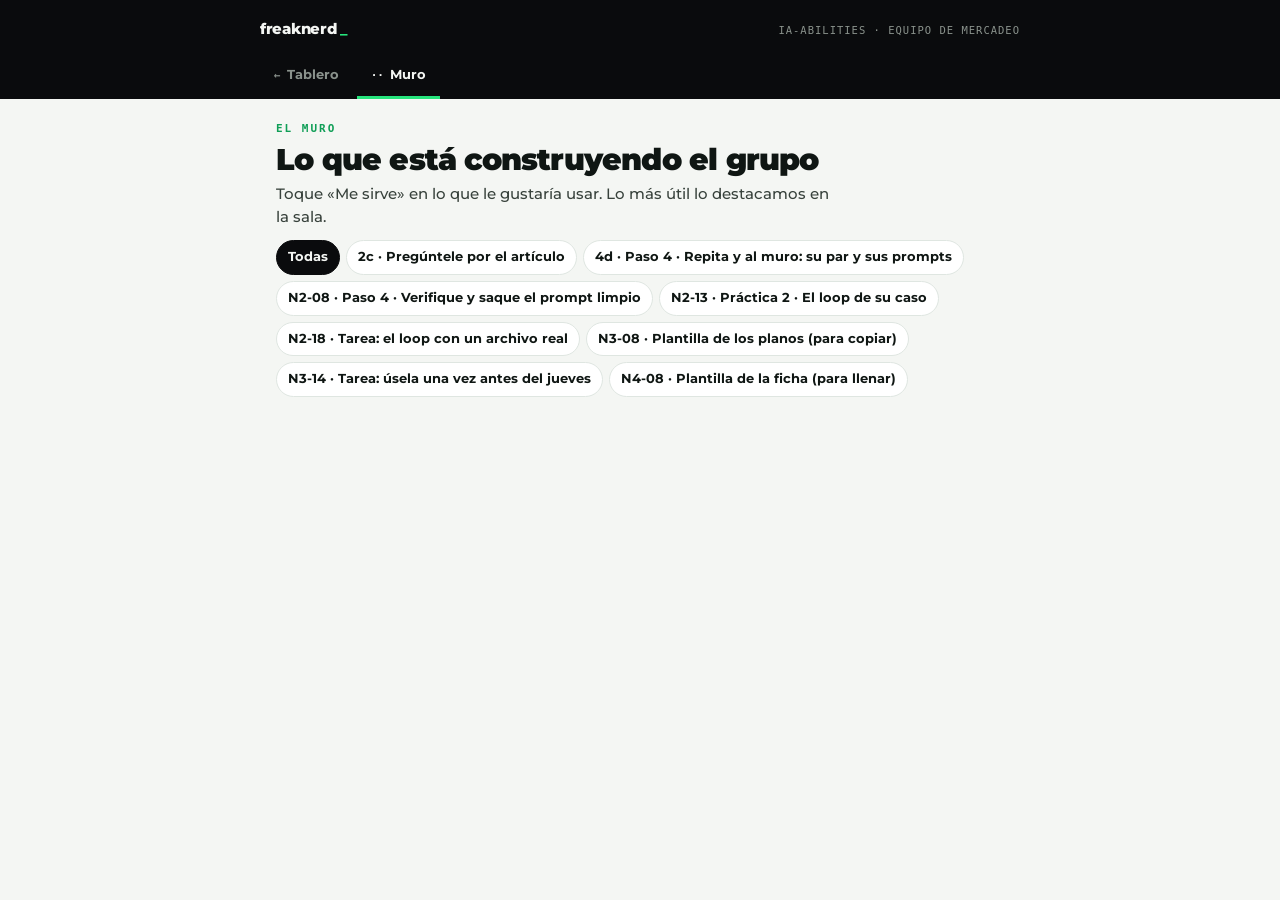
<file: muro.html>
<!DOCTYPE html>
<html lang="es">
<head>
<meta charset="utf-8">
<meta name="viewport" content="width=device-width, initial-scale=1, viewport-fit=cover">
<title>IA-abilities · Muro</title>
<link rel="icon" href="data:image/svg+xml,%3Csvg xmlns=%22http://www.w3.org/2000/svg%22 viewBox=%220 0 32 32%22%3E%3Crect width=%2232%22 height=%2232%22 rx=%227%22 fill=%22%230A0B0D%22/%3E%3Cpath d=%22M8 22h10%22 stroke=%22%2326E57C%22 stroke-width=%223%22/%3E%3C/svg%3E">
<link rel="stylesheet" href="css/app.css?v=2026-10-29k">
</head>
<body class="wall">
<header class="top">
  <div class="top-in">
    <div class="brand">
      <div class="fn">freaknerd <i>_</i></div>
      <div class="who"><span class="only-mp">IA-abilities · Equipo de mercadeo</span><span class="only-pco">IA-abilities · Equipo de talento humano</span></div>
    </div>
    <nav class="tabs" id="tabs"></nav>
  </div>
</header>
<main>
  <div class="proj-head"><div>
  <div class="kick">El muro</div>
  <h1 id="tit">Lo que está construyendo el grupo</h1>
  <p class="lede" id="lede">Toque «Me sirve» en lo que le gustaría usar. Lo más útil lo destacamos en la sala.</p>
  </div><div class="qr" id="qr" hidden></div></div>
  <section class="res" id="res" hidden aria-live="polite"></section>
  <div class="chips" id="chips"></div>
  <div class="posts" id="posts"></div>
</main>
<script src="vendor/supabase.min.js"></script>
<script src="vendor/qrcode.min.js"></script>
<script src="js/config.js?v=2026-11-02a"></script>
<script src="js/db.js?v=2026-10-29k"></script>
<script src="js/contenido.js?v=2026-11-05a"></script>
<script src="js/common.js?v=2026-11-04a"></script>
<script>
const { $, esc, store } = U;
const q = new URLSearchParams(location.search);
const PROJ = q.get('proyectar') === '1';
let FILTRO = q.get('a') || 'todas', MIS = new Set(), firma = '';
let YO = null; try { YO = JSON.parse(store.get('yo') || 'null'); } catch (e) {}
if (PROJ) { document.body.classList.add('proj'); $('#qr').hidden = false; try { new QRCode($('#qr'), { text: location.href.replace(/muro\.html.*$/, '') + 'index.html?s=' + encodeURIComponent(DB.SES), width: 132, height: 132 }); } catch (e) {} $('#lede').textContent = 'Publique desde su celular, en la actividad abierta del tablero.'; }

$('#tabs').innerHTML = `<a class="tab" href="index.html?s=${encodeURIComponent(DB.SES)}" style="text-decoration:none"><b>←</b>Tablero</a><span class="tab" aria-selected="true"><b>··</b>Muro</span>`;

function chips(){
  const acts = TARJETAS.filter(a => a.muro);
  $('#chips').innerHTML = [`<button class="chip" data-f="todas" aria-pressed="${FILTRO === 'todas'}">Todas</button>`]
    .concat(acts.map(a => `<button class="chip" data-f="${a.id}" aria-pressed="${FILTRO === a.id}">${esc(U.cod(a))} · ${esc(a.t)}</button>`)).join('');
}

/* Resultados de la encuesta que el facilitador mandó al muro (en agregado). Proyectado, reemplazan las publicaciones. */
let firmaRes = '';
async function resultados(){
  let R = null;
  try { R = await DB.getResultados(); } catch (e) {}
  const E = R && ENCUESTAS.find(x => x.id === R.encuesta_id);
  const f = E ? JSON.stringify(R) : '';
  if (f !== firmaRes) {
    firmaRes = f;
    $('#res').innerHTML = E ? `<div class="card-box"><div class="kick">Resultados del grupo</div><div class="res-t">${esc(E.titulo)}</div>${U.resultados(E, R.rows || [], false)}</div>` : '';
  }
  $('#res').hidden = !E;
  const ocultar = PROJ && !!E;
  $('#chips').hidden = ocultar; $('#posts').hidden = ocultar;
  $('#tit').textContent = ocultar ? 'Así respondió el grupo' : 'Lo que está construyendo el grupo';
  if (PROJ) $('#lede').textContent = ocultar ? 'Responda desde su celular: los resultados se actualizan solos.' : 'Publique desde su celular, en la actividad abierta del tablero.';
}

async function refrescar(){
  resultados();
  let pubs;
  try { pubs = await DB.getPublicaciones(); if (YO) MIS = new Set(await DB.getMisVotos(YO.id)); } catch (e) { return; }
  if (FILTRO !== 'todas') pubs = pubs.filter(p => p.act_id === FILTRO);
  pubs.sort((a, b) => (b.estado === 'destacada') - (a.estado === 'destacada') || b.created_at.localeCompare(a.created_at));
  const f = JSON.stringify(pubs.map(p => [p.id, p.votos, p.estado])) + [...MIS].join(',');
  if (f === firma) return; firma = f;
  $('#posts').innerHTML = pubs.length ? pubs.map(p => `<article class="post ${p.estado === 'destacada' ? 'dest' : ''}">
      <div class="meta"><span>${esc(U.actLabel(p.act_id))} · ${esc(U.TIPOS[p.tipo] || '')}</span><span>${esc(U.hora(p.created_at))}</span></div>
      <div class="who-p">${esc(String(p.nombre).split(/\s+/)[0])}${p.estado === 'destacada' ? ' · destacado' : ''}</div>
      <pre>${esc(p.texto)}</pre>
      <div class="acts-p">${PROJ ? `<span class="like" aria-hidden="true">♥ ${p.votos}</span>` : `<button class="like" data-like="${p.id}" aria-pressed="${MIS.has(p.id)}" ${YO ? '' : 'disabled title="Entre por el tablero para votar"'}>♥ Me sirve · ${p.votos}</button>`}</div>
    </article>`).join('') : '<p class="lede">Todavía no hay publicaciones aquí.</p>';
}

document.addEventListener('click', async e => {
  const b = e.target.closest('button'); if (!b) return;
  if (b.dataset.f){ FILTRO = b.dataset.f; chips(); firma = ''; return refrescar(); }
  if (b.dataset.like && YO){
    const id = Number(b.dataset.like);
    try { MIS.has(id) ? await DB.quitarVoto(id, YO.id) : await DB.votar(id, YO.id); } catch (x) { U.toast(U.errMsg(x)); }
    refrescar();
  }
});
U.demoBanner();
chips(); refrescar();
if (DB.onChange) DB.onChange(refrescar);
setInterval(refrescar, IAAB_CONFIG.POLL_MS || 4000);
</script>
</body>
</html>
</file>
<file: css/app.css>
@font-face{font-family:'Montserrat';src:url('../assets/ms-500.ttf') format('truetype');font-weight:500;font-display:swap;}
@font-face{font-family:'Montserrat';src:url('../assets/ms-600.ttf') format('truetype');font-weight:600;font-display:swap;}
@font-face{font-family:'Montserrat';src:url('../assets/ms-700.ttf') format('truetype');font-weight:700;font-display:swap;}
@font-face{font-family:'Montserrat';src:url('../assets/ms-800.ttf') format('truetype');font-weight:800;font-display:swap;}
@font-face{font-family:'Montserrat';src:url('../assets/ms-900.ttf') format('truetype');font-weight:900;font-display:swap;}
:root{
  --bg:#0A0B0D; --white:#F4F6F3; --dim:#8A928C; --lined:rgba(255,255,255,.12);
  --acc:#26E57C; --accdk:#0F9E56; --tint:#E2F7EA;
  --paper:#F4F6F3; --card:#FFFFFF; --ink:#0F1613; --graph:#38423C; --muted:#5C6560; --line:#DFE6E1;
  --ok:#0F9E56; --okbg:#E3F6EC; --warn:#8F5E14; --warnbg:#FBF1DD; --no:#C53030; --nobg:#FBE5E5;
  --mono:ui-monospace,'SF Mono','Menlo','Consolas',monospace;
  --ease-out:cubic-bezier(0.23,1,0.32,1);
  --r:14px;
}
/* cliente */
:root[data-client=pco]{--acc:#9B5CFF;--accdk:#5E00CC;--tint:#EFE6FF;--paper:#F8F6FD;--line:#E6E0F5;}
:root[data-client=pco] .only-mp,:root[data-client=mp] .only-pco{display:none !important;}

*{margin:0;padding:0;box-sizing:border-box;}
html{-webkit-text-size-adjust:100%;}
body{background:var(--paper);color:var(--ink);font-family:'Montserrat',-apple-system,'Helvetica Neue',Arial,sans-serif;font-weight:500;line-height:1.5;-webkit-font-smoothing:antialiased;}
button{font:inherit;color:inherit;background:none;border:0;cursor:pointer;}
a{color:var(--accdk);}

/* encabezado */
.top{background:var(--bg);color:var(--white);padding:18px 16px 0;position:sticky;top:0;z-index:20;}
.top-in{max-width:760px;margin:0 auto;}
.brand{display:flex;align-items:baseline;justify-content:space-between;gap:12px;}
.fn{font-weight:800;font-size:15px;letter-spacing:-.3px;}
.fn i{font-style:normal;color:var(--acc);}
.who{font-family:var(--mono);font-size:10.5px;letter-spacing:1px;text-transform:uppercase;color:var(--dim);text-align:right;min-width:0;white-space:nowrap;overflow:hidden;text-overflow:ellipsis;}
.tabs{display:flex;gap:4px;margin-top:14px;overflow-x:auto;scrollbar-width:none;-webkit-overflow-scrolling:touch;}
.tabs::-webkit-scrollbar{display:none;}
.tab{flex:0 0 auto;padding:10px 14px 12px;font-size:13px;font-weight:700;color:var(--dim);border-bottom:3px solid transparent;white-space:nowrap;}
.tab b{font-family:var(--mono);font-weight:600;font-size:11px;margin-right:6px;}
.tab[aria-selected=true]{color:var(--white);border-bottom-color:var(--acc);}
.tab.locked{color:#6F7873;}

main{max-width:760px;margin:0 auto;padding:22px 16px 96px;}
.kick{font-family:var(--mono);font-weight:600;letter-spacing:2px;font-size:11px;color:var(--accdk);text-transform:uppercase;}
h1{font-weight:900;font-size:30px;line-height:1.05;letter-spacing:-.8px;margin-top:6px;text-wrap:balance;}
.lede{color:var(--graph);font-size:15px;margin-top:8px;max-width:60ch;text-wrap:pretty;}
h2{font-weight:800;font-size:19px;letter-spacing:-.3px;margin:30px 0 12px;}

/* escalera */
.ladder{display:grid;grid-template-columns:repeat(8,1fr);gap:4px;margin-top:16px;align-items:end;}
.step{height:calc(14px + var(--i) * 6px);border-radius:4px;background:var(--line);}
.step.on{background:var(--accdk);}
.step.here{background:var(--acc);}
.ladder-lbl{display:flex;justify-content:space-between;font-family:var(--mono);font-size:10px;color:var(--muted);margin-top:6px;letter-spacing:.5px;}

/* tres capas */
.layers{display:grid;gap:10px;margin-top:20px;}
.layer{background:var(--card);border:1px solid var(--line);border-radius:var(--r);padding:16px;}
.layer .n{font-family:var(--mono);font-size:10.5px;font-weight:600;letter-spacing:1.5px;text-transform:uppercase;color:var(--accdk);}
.layer h3{font-size:16px;font-weight:800;margin-top:4px;letter-spacing:-.2px;}
.layer ul{list-style:none;margin-top:8px;display:grid;gap:8px;}
.layer li{font-size:14px;color:var(--graph);padding-left:14px;position:relative;}
.layer li:before{content:"";position:absolute;left:0;top:.62em;width:6px;height:6px;border-radius:2px;background:var(--acc);}
.layer li b{color:var(--ink);}

/* actividades */
.acts{display:grid;gap:10px;}
details.act{background:var(--card);border:1px solid var(--line);border-radius:var(--r);overflow:hidden;}
details.act>summary{list-style:none;display:grid;grid-template-columns:36px 1fr auto;gap:12px;align-items:center;padding:14px 16px;cursor:pointer;}
details.act>summary::-webkit-details-marker{display:none;}
.num{width:36px;height:36px;border-radius:10px;background:var(--bg);color:var(--acc);display:grid;place-items:center;font-family:var(--mono);font-weight:700;font-size:14px;}
.act-t{font-weight:800;font-size:15px;line-height:1.25;letter-spacing:-.2px;}
.act-m{font-family:var(--mono);font-size:10.5px;color:var(--muted);letter-spacing:.5px;margin-top:2px;}
.chev{width:10px;height:10px;border-right:2px solid var(--muted);border-bottom:2px solid var(--muted);transform:rotate(45deg);transition:transform 200ms var(--ease-out);margin-right:4px;}
details[open] .chev{transform:rotate(-135deg);}
.act-b{padding:0 16px 18px;border-top:1px solid var(--line);}
details[open] .act-b{animation:reveal 220ms var(--ease-out);}
@keyframes reveal{from{opacity:0;transform:translateY(-4px);}to{opacity:1;transform:none;}}
.act-b>p{font-size:14px;color:var(--graph);margin-top:14px;text-wrap:pretty;}
.act-b>p b{color:var(--ink);}
ol.steps{list-style:none;counter-reset:s;margin-top:12px;display:grid;gap:8px;}
ol.steps li{counter-increment:s;display:grid;grid-template-columns:24px 1fr;gap:10px;font-size:14px;color:var(--graph);}
ol.steps li:before{content:counter(s);font-family:var(--mono);font-weight:700;font-size:12px;color:var(--accdk);background:var(--tint);border-radius:6px;height:22px;display:grid;place-items:center;}
ol.steps li b{color:var(--ink);}
.tag{display:inline-block;font-family:var(--mono);font-size:10px;font-weight:600;letter-spacing:1px;text-transform:uppercase;padding:3px 7px;border-radius:5px;background:var(--tint);color:var(--accdk);margin-top:14px;}
.tag.draft{background:var(--warnbg);color:var(--warn);}

/* prompt */
.prompt{margin-top:14px;border:1px solid var(--line);border-radius:12px;overflow:hidden;background:#FBFCFB;}
.prompt-h{display:flex;justify-content:space-between;align-items:center;gap:8px;padding:9px 12px;background:var(--bg);color:var(--white);}
.prompt-h span{font-family:var(--mono);font-size:10.5px;letter-spacing:1px;text-transform:uppercase;color:var(--acc);}
.prompt pre{font-family:var(--mono);font-size:12.5px;line-height:1.55;white-space:pre-wrap;word-break:break-word;padding:12px;color:var(--ink);}
.prompt-a{display:flex;gap:8px;padding:0 12px 12px;flex-wrap:wrap;}
.btn{display:inline-flex;align-items:center;gap:6px;padding:9px 14px;border-radius:10px;font-size:13px;font-weight:700;background:var(--bg);color:var(--white);transition:transform 160ms var(--ease-out);touch-action:manipulation;}
.btn.alt{background:var(--card);color:var(--ink);border:1px solid var(--line);}
.btn:active{transform:scale(0.97);}
.btn svg{width:15px;height:15px;}

/* comparación */
.compare{display:grid;gap:10px;margin-top:14px;}
@media (min-width:640px){.compare{grid-template-columns:1fr 1fr;}}
.compare .prompt{margin-top:0;}
.compare .bad .prompt-h{background:#3A3F3C;}
.compare .bad .prompt-h span{color:#C9D1CC;}

/* semáforo */
.cases{list-style:none;display:grid;gap:8px;margin-top:12px;}
.case{display:grid;grid-template-columns:1fr auto;gap:10px;align-items:center;background:#FBFCFB;border:1px solid var(--line);border-radius:10px;padding:10px 12px;font-size:13.5px;color:var(--graph);}
.vote{display:flex;gap:6px;}
.dot{width:30px;height:30px;border-radius:50%;border:2px solid transparent;transition:transform 160ms var(--ease-out);}
.dot:active{transform:scale(0.92);}
.dot.v{background:var(--okbg);border-color:var(--ok);} .dot.a{background:var(--warnbg);border-color:var(--warn);} .dot.r{background:var(--nobg);border-color:var(--no);}
.dot[aria-pressed=true].v{background:var(--ok);} .dot[aria-pressed=true].a{background:var(--warn);} .dot[aria-pressed=true].r{background:var(--no);}
.lights{display:grid;gap:8px;margin-top:12px;}
.light{border-radius:10px;padding:10px 12px;font-size:13.5px;}
.light b{display:block;font-size:13px;margin-bottom:2px;}
.light.v{background:var(--okbg);} .light.v b{color:var(--ok);}
.light.a{background:var(--warnbg);} .light.a b{color:var(--warn);}
.light.r{background:var(--nobg);} .light.r b{color:var(--no);}

/* escalera de selección */
.pick{display:grid;gap:8px;margin-top:12px;}
.pick button{display:grid;grid-template-columns:30px 1fr;gap:10px;text-align:left;align-items:start;padding:11px 12px;border:1px solid var(--line);border-radius:10px;background:#FBFCFB;transition:transform 160ms var(--ease-out);}
.pick button:active{transform:scale(0.98);}
.pick button[aria-pressed=true]{border-color:var(--accdk);background:var(--tint);}
.pick .k{font-family:var(--mono);font-weight:700;font-size:13px;color:var(--accdk);}
.pick .t{font-weight:700;font-size:14px;}
.pick .d{font-size:13px;color:var(--graph);}

/* datasets */
.files{list-style:none;display:grid;gap:8px;margin-top:12px;}
.files li{background:#FBFCFB;border:1px solid var(--line);border-radius:10px;padding:10px 12px;}
.files a{font-weight:700;font-size:13.5px;text-decoration:none;color:var(--ink);}
.files a:after{content:" ↓";color:var(--accdk);}
.files p{font-size:13px;color:var(--graph);margin-top:2px;}

/* notas */
textarea{width:100%;min-height:88px;margin-top:10px;font:500 14px/1.5 'Montserrat',-apple-system,sans-serif;color:var(--ink);background:#FBFCFB;border:1px solid var(--line);border-radius:10px;padding:10px 12px;resize:vertical;}
textarea:focus{outline:2px solid var(--acc);outline-offset:1px;}
label.lbl{display:block;font-weight:700;font-size:13.5px;margin-top:14px;}
.checks{list-style:none;display:grid;gap:6px;margin-top:10px;}
.checks label{display:flex;gap:10px;align-items:flex-start;font-size:13.5px;color:var(--graph);}
.checks input{margin-top:3px;accent-color:var(--accdk);width:16px;height:16px;flex:0 0 auto;}

/* próximamente */
.soon{background:var(--card);border:1px dashed var(--line);border-radius:var(--r);padding:20px 16px;margin-top:20px;}
.soon p{font-size:14px;color:var(--graph);margin-top:6px;}

/* mapa */
.map{list-style:none;display:grid;gap:8px;margin-top:16px;}
.map li{display:grid;grid-template-columns:40px 1fr;gap:12px;background:var(--card);border:1px solid var(--line);border-radius:12px;padding:12px;}
.map .k{width:40px;height:40px;border-radius:10px;display:grid;place-items:center;background:var(--bg);color:var(--acc);font-family:var(--mono);font-weight:700;}
.map .t{font-weight:800;font-size:15px;}
.map .d{font-size:13.5px;color:var(--graph);margin-top:2px;}
.map .w{font-family:var(--mono);font-size:10.5px;color:var(--accdk);margin-top:4px;letter-spacing:.5px;text-transform:uppercase;}

footer{max-width:760px;margin:0 auto;padding:0 16px 40px;font-family:var(--mono);font-size:10.5px;color:var(--muted);letter-spacing:.5px;}

/* aviso */
.toast{position:fixed;left:50%;bottom:calc(20px + env(safe-area-inset-bottom));transform:translate(-50%,calc(100% + 40px));background:var(--bg);color:var(--white);padding:11px 16px;border-radius:12px;font-size:13.5px;font-weight:700;z-index:50;transition:transform 150ms ease-in-out;pointer-events:none;}
.toast.show{transform:translate(-50%,0);transition:transform 240ms var(--ease-out);}
.toast i{font-style:normal;color:var(--acc);}

@media (hover:hover) and (pointer:fine){
  .tab:hover{color:var(--white);}
  .btn.alt:hover{border-color:var(--muted);}
  details.act>summary:hover .act-t{color:var(--accdk);}
}
@media (prefers-reduced-motion:reduce){
  details[open] .act-b{animation:fade 160ms ease;}
  @keyframes fade{from{opacity:0;}to{opacity:1;}}
  .toast,.toast.show{transition:opacity 160ms ease;transform:translate(-50%,0);opacity:0;}
  .toast.show{opacity:1;}
  .chev{transition:none;}
}

/* ===== plataforma: registro, ahora, muro, admin ===== */
.now{display:flex;gap:12px;align-items:center;background:var(--bg);color:var(--white);border-radius:var(--r);padding:12px 14px;margin-top:16px;text-decoration:none;}
.now .pulse{width:10px;height:10px;border-radius:50%;background:var(--acc);flex:0 0 auto;}
.now .l{font-family:var(--mono);font-size:10.5px;letter-spacing:1px;text-transform:uppercase;color:var(--acc);}
.now .t{font-weight:800;font-size:14.5px;}
.locked-act{background:var(--card);border:1px dashed var(--line);border-radius:var(--r);padding:14px 16px;display:grid;grid-template-columns:36px 1fr;gap:12px;align-items:center;color:var(--muted);}
.locked-act .num{background:var(--line);color:var(--muted);}
.field{display:block;margin-top:14px;}
.field span{display:block;font-weight:700;font-size:13.5px;margin-bottom:6px;}
input[type=text],input[type=password],select{width:100%;font:500 15px 'Montserrat',-apple-system,sans-serif;color:var(--ink);background:#FBFCFB;border:1px solid var(--line);border-radius:10px;padding:11px 12px;}
input:focus,select:focus{outline:2px solid var(--acc);outline-offset:1px;}
.card-box{background:var(--card);border:1px solid var(--line);border-radius:var(--r);padding:18px 16px;margin-top:18px;}
.err{color:var(--no);font-size:13px;font-weight:700;margin-top:8px;min-height:1em;}
.hint{font-size:12.5px;color:var(--muted);margin-top:6px;}
.post-form{margin-top:16px;border-top:1px dashed var(--line);padding-top:14px;}
.post-form .checks{margin-top:8px;}
.posts{display:grid;gap:10px;margin-top:12px;}
@media (min-width:900px){.wall .posts{grid-template-columns:repeat(3,1fr);}}
.post{background:var(--card);border:1px solid var(--line);border-radius:var(--r);padding:14px;display:flex;flex-direction:column;gap:8px;}
.post.dest{border-color:var(--accdk);background:var(--tint);}
.post .meta{display:flex;justify-content:space-between;gap:8px;font-family:var(--mono);font-size:10.5px;color:var(--muted);letter-spacing:.5px;text-transform:uppercase;}
.post pre{font-family:var(--mono);font-size:12.5px;line-height:1.5;white-space:pre-wrap;word-break:break-word;color:var(--ink);max-height:260px;overflow:auto;}
.post .who-p{font-weight:800;font-size:13.5px;}
.post .acts-p{display:flex;gap:8px;flex-wrap:wrap;align-items:center;}
.like{display:inline-flex;align-items:center;gap:6px;padding:6px 10px;border-radius:999px;border:1px solid var(--line);font-size:12.5px;font-weight:700;background:#FBFCFB;transition:transform 160ms var(--ease-out);}
.like:active{transform:scale(0.95);}
.like[aria-pressed=true]{background:var(--bg);color:var(--acc);border-color:var(--bg);}
.chips{display:flex;gap:6px;flex-wrap:wrap;margin-top:12px;}
.chip{padding:7px 11px;border-radius:999px;border:1px solid var(--line);background:var(--card);font-size:12.5px;font-weight:700;transition:transform 160ms var(--ease-out);}
.chip:active{transform:scale(0.96);}
.chip[aria-pressed=true]{background:var(--bg);color:var(--white);border-color:var(--bg);}
.modal-bg{position:fixed;inset:0;background:rgba(10,11,13,.55);display:grid;place-items:end center;z-index:40;padding:16px;}
@media (min-width:640px){.modal-bg{place-items:center;}}
.modal{background:var(--paper);border-radius:18px;padding:20px 16px;width:100%;max-width:560px;max-height:88vh;overflow:auto;}
.modal-bg[hidden]{display:none;}
.modal-bg:not([hidden]) .modal{animation:sheet 260ms var(--ease-out);}
@keyframes sheet{from{opacity:0;transform:translateY(16px);}to{opacity:1;transform:none;}}
/* admin */
.adm-row{display:grid;grid-template-columns:1fr auto auto;gap:8px;align-items:center;padding:10px 0;border-bottom:1px solid var(--line);}
.adm-row:last-child{border-bottom:0;}
.adm-row .t{font-weight:700;font-size:14px;}
.adm-row .m{font-family:var(--mono);font-size:10.5px;color:var(--muted);}
.adm-row.cur .t{color:var(--accdk);}
.switch{width:44px;height:26px;border-radius:999px;background:var(--line);position:relative;transition:background 160ms ease;}
.switch:after{content:"";position:absolute;top:3px;left:3px;width:20px;height:20px;border-radius:50%;background:#fff;transition:transform 200ms var(--ease-out);}
.switch[aria-checked=true]{background:var(--accdk);}
.switch[aria-checked=true]:after{transform:translateX(18px);}
.mini{padding:6px 10px;border-radius:8px;font-size:12px;font-weight:700;border:1px solid var(--line);background:var(--card);transition:transform 160ms var(--ease-out);}
.mini:active{transform:scale(0.96);}
.mini.on{background:var(--bg);color:var(--acc);border-color:var(--bg);}
.bars{display:grid;gap:6px;margin-top:12px;}
.bar{display:grid;grid-template-columns:minmax(0,150px) 1fr auto;gap:10px;align-items:center;font-size:12.5px;}
.bar .v{min-width:62px;text-align:right;white-space:nowrap;font-variant-numeric:tabular-nums;font-weight:700;}
.bar .v i{font-style:normal;font-weight:500;color:var(--muted);}
.bar .track{height:14px;border-radius:4px;background:var(--line);overflow:hidden;}
.bar .fill{height:100%;background:var(--accdk);transform-origin:left;}
.stats{display:flex;gap:18px;flex-wrap:wrap;margin-top:10px;font-family:var(--mono);font-size:12px;color:var(--graph);}
.stats b{font-size:18px;color:var(--ink);display:block;font-family:'Montserrat',sans-serif;font-weight:900;}
.qr{background:#fff;padding:10px;border-radius:12px;display:inline-block;margin-top:10px;}
.demo-banner{background:var(--warnbg);color:var(--warn);font-size:12.5px;font-weight:700;text-align:center;padding:6px 12px;}
/* muro proyectado */
.proj main,.proj .top-in{max-width:1280px;}
.proj-head{display:flex;justify-content:space-between;gap:24px;align-items:flex-start;}
.proj-head .qr{margin-top:0;flex:0 0 auto;}
.proj .post pre{font-size:15px;max-height:none;}
.proj h1{font-size:40px;}
.qr[hidden]{display:none;}

/* Encuestas: fila del panel con tres botones y resultados en el muro */
.enc-row{grid-template-columns:1fr auto auto auto;}
@media (max-width:560px){.enc-row{grid-template-columns:repeat(3,auto);justify-content:start;}.enc-row .t{grid-column:1/-1;}}
.sem-caso{margin-top:10px;}
.sem-t{font-size:13px;font-weight:700;}
.sem-t .m{font-family:var(--mono);font-weight:500;color:var(--muted);}
.res[hidden]{display:none;}
.res .card-box{margin-top:0;}
.res-t{font-size:22px;font-weight:900;line-height:1.2;margin:4px 0 2px;}
.proj .res-t{font-size:34px;}
.proj .res .stats{font-size:15px;gap:40px;}
.proj .res .stats b{font-size:46px;}
.proj .res .bars{gap:12px;margin-top:22px;}
.proj .res .bar{grid-template-columns:minmax(200px,30%) 1fr auto;gap:16px;font-size:20px;}
.proj .res .bar .v{min-width:120px;}
.proj .res .bar .track{height:30px;border-radius:6px;}
.proj .res .sem-caso{margin-top:22px;}
.proj .res .sem-t{font-size:20px;}
.chips[hidden],.posts[hidden]{display:none;}

/* ===== Modo foco: «Ahora» muestra solo lo que pide la lámina ===== */
.sw{display:inline-flex;gap:2px;padding:3px;margin:0 6px 10px 0;border-radius:999px;background:rgba(255,255,255,.08);flex:0 0 auto;align-self:center;}
.sw button{display:inline-flex;align-items:center;gap:7px;padding:7px 14px;border-radius:999px;font-size:13px;font-weight:700;color:var(--dim);transition:transform 160ms var(--ease-out);touch-action:manipulation;}
.sw button:active{transform:scale(0.97);}
.sw button[aria-pressed=true]{background:var(--white);color:var(--ink);}
.sw .pulse{width:7px;height:7px;border-radius:50%;background:var(--acc);}
.tabs:has(.sw:only-child){margin-top:12px;}
button.now{width:100%;text-align:left;font:inherit;}
.foco{background:var(--card);border:2px solid var(--accdk);border-radius:var(--r);margin-top:10px;overflow:hidden;}
.foco-h{display:grid;grid-template-columns:auto 1fr;gap:12px;align-items:center;padding:16px 16px 14px;}
.foco-h h1{font-size:22px;margin-top:0;letter-spacing:-.4px;}
.foco .act-b{border-top:1px solid var(--line);}
.num{width:auto;min-width:36px;padding:0 7px;font-size:12px;}
details.act>summary{grid-template-columns:auto 1fr auto;}
.locked-act{grid-template-columns:auto 1fr;}
details.grupo .act-b{padding-top:0;}
details.notas{margin-top:22px;}
details.notas>summary{grid-template-columns:auto 1fr auto;}
.llego{background:var(--tint);color:var(--ink);border-radius:10px;padding:10px 12px;margin-top:12px;font-size:13.5px;}
.enc-bar{display:flex;justify-content:space-between;align-items:center;gap:10px;background:var(--card);border:1px solid var(--line);border-radius:12px;padding:10px 12px;margin-top:12px;font-size:13px;font-weight:700;}
.offline{background:var(--warnbg);color:var(--warn);font-size:12.5px;font-weight:700;text-align:center;padding:6px 12px;position:sticky;top:0;z-index:25;}
.offline[hidden]{display:none;}
/* encuestas compactas: todo cabe en un celular y el botón queda siempre a la vista */
.pick.compacta{gap:6px;}
.pick.compacta button{grid-template-columns:22px 1fr;align-items:center;padding:9px 12px;}
.pick-d{font-size:13px;color:var(--graph);min-height:2.6em;margin-top:8px;}
.cases.compactos .case{padding:8px 10px;font-size:13px;line-height:1.35;}
.enc-foot{position:sticky;bottom:-20px;display:flex;justify-content:space-between;align-items:center;gap:10px;background:var(--paper);padding:12px 0 20px;margin-top:8px;border-top:1px solid var(--line);font-family:var(--mono);font-size:11.5px;color:var(--muted);}
.btn:disabled{opacity:.45;}

/* grabación: autorización (participante) y aviso (panel) */
.consent-d{margin-top:10px;border:1px solid var(--line);border-radius:10px;background:#FBFCFB;}
.consent-d summary{cursor:pointer;padding:10px 12px;font-size:13px;font-weight:700;color:var(--accdk);}
.consent-d[open] summary{border-bottom:1px solid var(--line);}
.consent-d .consent,.consent-d .hint{padding:0 12px;}
.consent-d .hint{padding-bottom:10px;}
.consent{display:grid;gap:2px;margin-top:10px;}
.consent dt{font-weight:700;font-size:13px;color:var(--ink);margin-top:8px;}
.consent dd{font-size:13px;color:var(--graph);text-wrap:pretty;}
.rec{display:flex;align-items:center;justify-content:space-between;gap:12px;padding:9px max(16px, calc((100% - 760px) / 2 + 16px));font-size:12.5px;font-weight:600;color:var(--graph);}
.rec b{font-weight:800;color:var(--ok);}
.rec.no{background:var(--nobg);color:var(--no);} .rec.no b{color:var(--no);}
.rec.sin{background:var(--warnbg);color:var(--warn);} .rec.sin b{color:var(--warn);}
.rec button{flex:0 0 auto;font-weight:700;text-decoration:underline;text-underline-offset:3px;padding:4px 0;}
.rec[hidden],.rec-alert[hidden]{display:none;}
.rec-pie{margin-bottom:8px;} .rec-pie[hidden]{display:none;}
.rec-pie button{font:inherit;color:inherit;text-decoration:underline;text-underline-offset:3px;padding:0;background:none;border:0;cursor:pointer;}
.rec-alert{display:flex;flex-wrap:wrap;align-items:baseline;gap:4px 12px;margin:0 -16px;padding:12px max(16px, calc((100vw - 760px) / 2));font-size:13.5px;}
.rec-alert b{font-weight:800;}
.rec-alert.no{background:var(--no);color:#fff;font-size:15px;}
.rec-alert.sin{background:var(--warnbg);color:var(--warn);}
.rec-alert.si{background:var(--okbg);color:var(--ok);}
.pick .td{display:grid;gap:2px;} .pick .td .d{font-weight:500;}
/* Descarga visible en el archivo de la mesa (pedido del ensayo del 25-oct) */
.files a.dl{display:inline-flex;margin-top:8px;font-size:13px;}
.files a.dl:after{content:none;}
/* «Ya me registré»: lista de una columna, sin el hueco del número */
.pick.lista button{grid-template-columns:1fr;}
/* Grupos con roles (25-oct): panel y tarjeta «Su grupo» en el celular */
.g-opc{display:grid;grid-template-columns:1fr 1fr;gap:10px;}
.grp-row{grid-template-columns:1fr auto;}
.grp-row select.mini{width:auto;max-width:140px;padding:6px 8px;font-size:12px;border-radius:8px;}
.card-box.previa{border-color:var(--accdk);background:var(--tint);}
.grupo-c{background:var(--bg);color:var(--white);border-radius:var(--r);padding:16px;margin-top:16px;}
.grupo-c .kick{color:var(--acc);}
.grupo-c h2{font-weight:900;font-size:21px;line-height:1.15;margin-top:4px;color:var(--white);}
.grupo-c .rol-d{font-size:14px;color:#C9D0CB;margin-top:4px;}
.grupo-c .con{font-size:13px;color:#C9D0CB;margin-top:10px;}
.grupo-c .con b{color:var(--white);}
.grupo-c ol{margin:10px 0 0 18px;font-size:13px;color:#C9D0CB;display:grid;gap:4px;}
.grupo-c details summary{cursor:pointer;font-family:var(--mono);font-size:11px;letter-spacing:1px;text-transform:uppercase;color:var(--acc);margin-top:12px;list-style:none;}
.grupo-c details summary::-webkit-details-marker{display:none;}
/* Mesa propia destacada; las otras, plegadas */
.files li.mia{border-color:var(--accdk);background:var(--tint);}
.mesa-tag{display:inline-block;font-family:var(--mono);font-size:10px;font-weight:700;letter-spacing:1px;text-transform:uppercase;color:var(--accdk);margin-bottom:4px;}
details.otras{margin-top:12px;}
details.otras summary{cursor:pointer;font-weight:700;font-size:13.5px;color:var(--accdk);padding:6px 0;}
</file>
